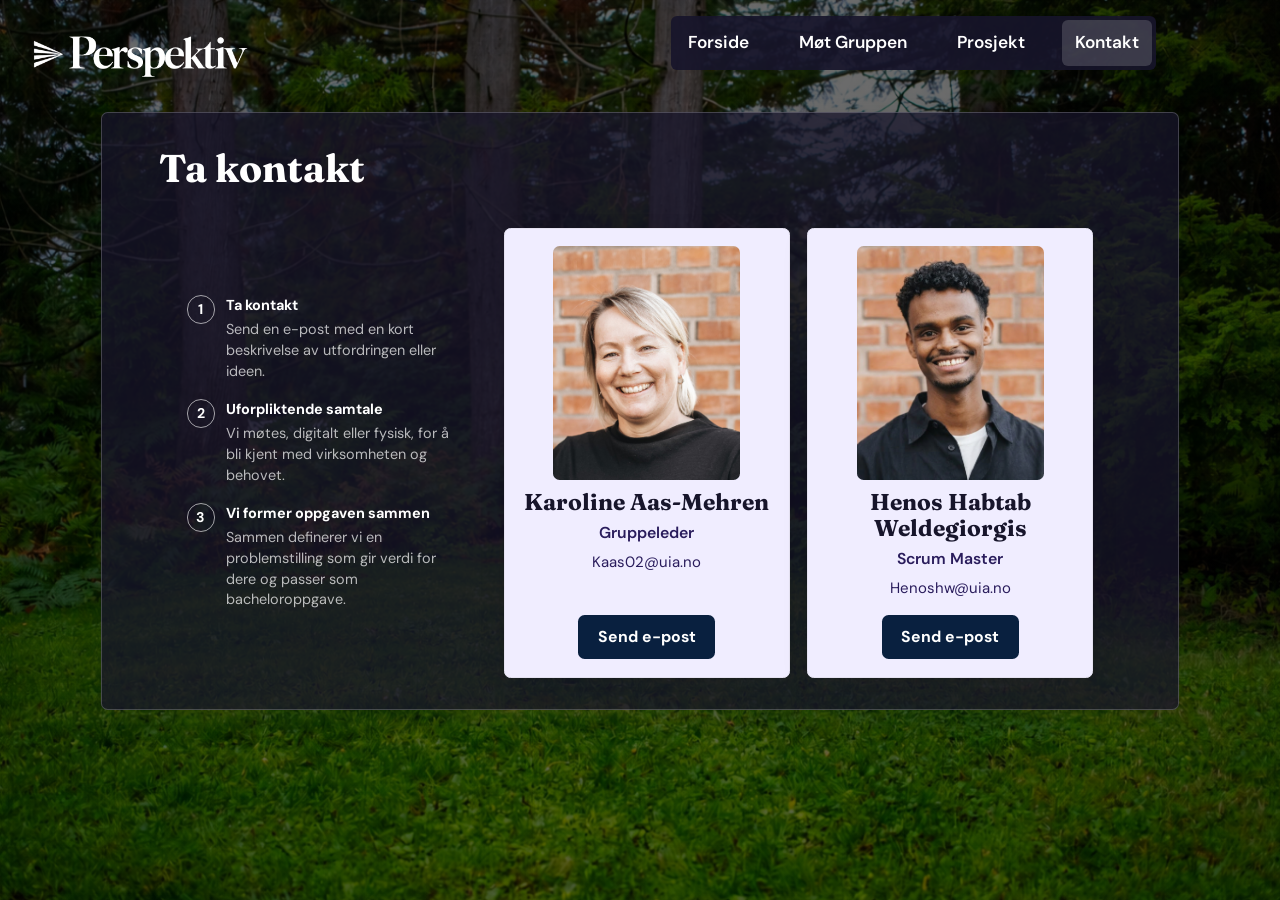
<file: kontakt.html>
<!DOCTYPE html>
<html lang="no">
<head>
  <meta charset="UTF-8" />
  <meta name="viewport" content="width=device-width, initial-scale=1.0" />
  <title>Ta kontakt – Gruppe 3 IS-310</title>
  <meta name="description" content="Ta kontakt med Gruppe 3 i IS-310 Prosjektgjennomføring." />
  <link rel="stylesheet" href="css/style.css" />
</head>
<body class="contact-page">
  <header class="site-header">
    <div class="container">
      <nav class="main-nav" aria-label="Hovednavigasjon">
        <details class="nav-menu" open>
          <summary>Meny</summary>
          <ul>
          <li><a href="index.html">Forside</a></li>
          <li><a href="møt-studentene.html">Møt Gruppen</a></li>
          <li><a href="prosjekt.html">Prosjekt</a></li>
          <li><a href="kontakt.html" class="active" aria-current="page">Kontakt</a></li>
          </ul>
        </details>
      </nav>
    </div>
  </header>

  <a class="fixed-logo" href="index.html" aria-label="Gå til forsiden">
    <img src="images/Logo/Logo.png" data-large-logo="images/Logo/Logo.png" data-small-logo="images/Logo/Perspektiv.png" alt="Perspektiv" />
  </a>

  <main class="contact-content">
    <div class="contact-card-zone">
      <section class="hero contact-hero">
        <div class="container">
          <h1>Ta kontakt</h1>
        </div>
      </section>

      <div class="contact-layout">
      <section class="contact-steps" aria-label="Slik kommer vi i gang">
        <ol>
          <li>
            <strong>Ta kontakt</strong>
            Send en e-post med en kort beskrivelse av utfordringen eller ideen.
          </li>
          <li>
            <strong>Uforpliktende samtale</strong>
            Vi møtes, digitalt eller fysisk, for å bli kjent med virksomheten og behovet.
          </li>
          <li>
            <strong>Vi former oppgaven sammen</strong>
            Sammen definerer vi en problemstilling som gir verdi for dere og passer som bacheloroppgave.
          </li>
        </ol>
      </section>

      <section class="contact-people" aria-label="Kontaktpersoner">
        <div class="contact-grid">
          <article class="contact-card">
            <img src="images/Karoline.jpg" alt="Karoline Aas-Mehren" />
            <h2>Karoline Aas-Mehren</h2>
            <p class="role">Gruppeleder</p>
            <p class="contact-email">Kaas02@uia.no</p>
            <a class="btn contact-btn" href="mailto:Kaas02@uia.no">Send e-post</a>
          </article>

          <article class="contact-card">
            <img src="images/Henoshw.jpg" alt="Henos Habtab Weldegiorgis" />
            <h2>Henos Habtab Weldegiorgis</h2>
            <p class="role">Scrum Master</p>
            <p class="contact-email">Henoshw@uia.no</p>
            <a class="btn contact-btn" href="mailto:Henoshw@uia.no">Send e-post</a>
          </article>
        </div>
      </section>
      </div>
    </div>
  </main>

  <script src="js/logo-scroll.js"></script>
</body>
</html>
</file>
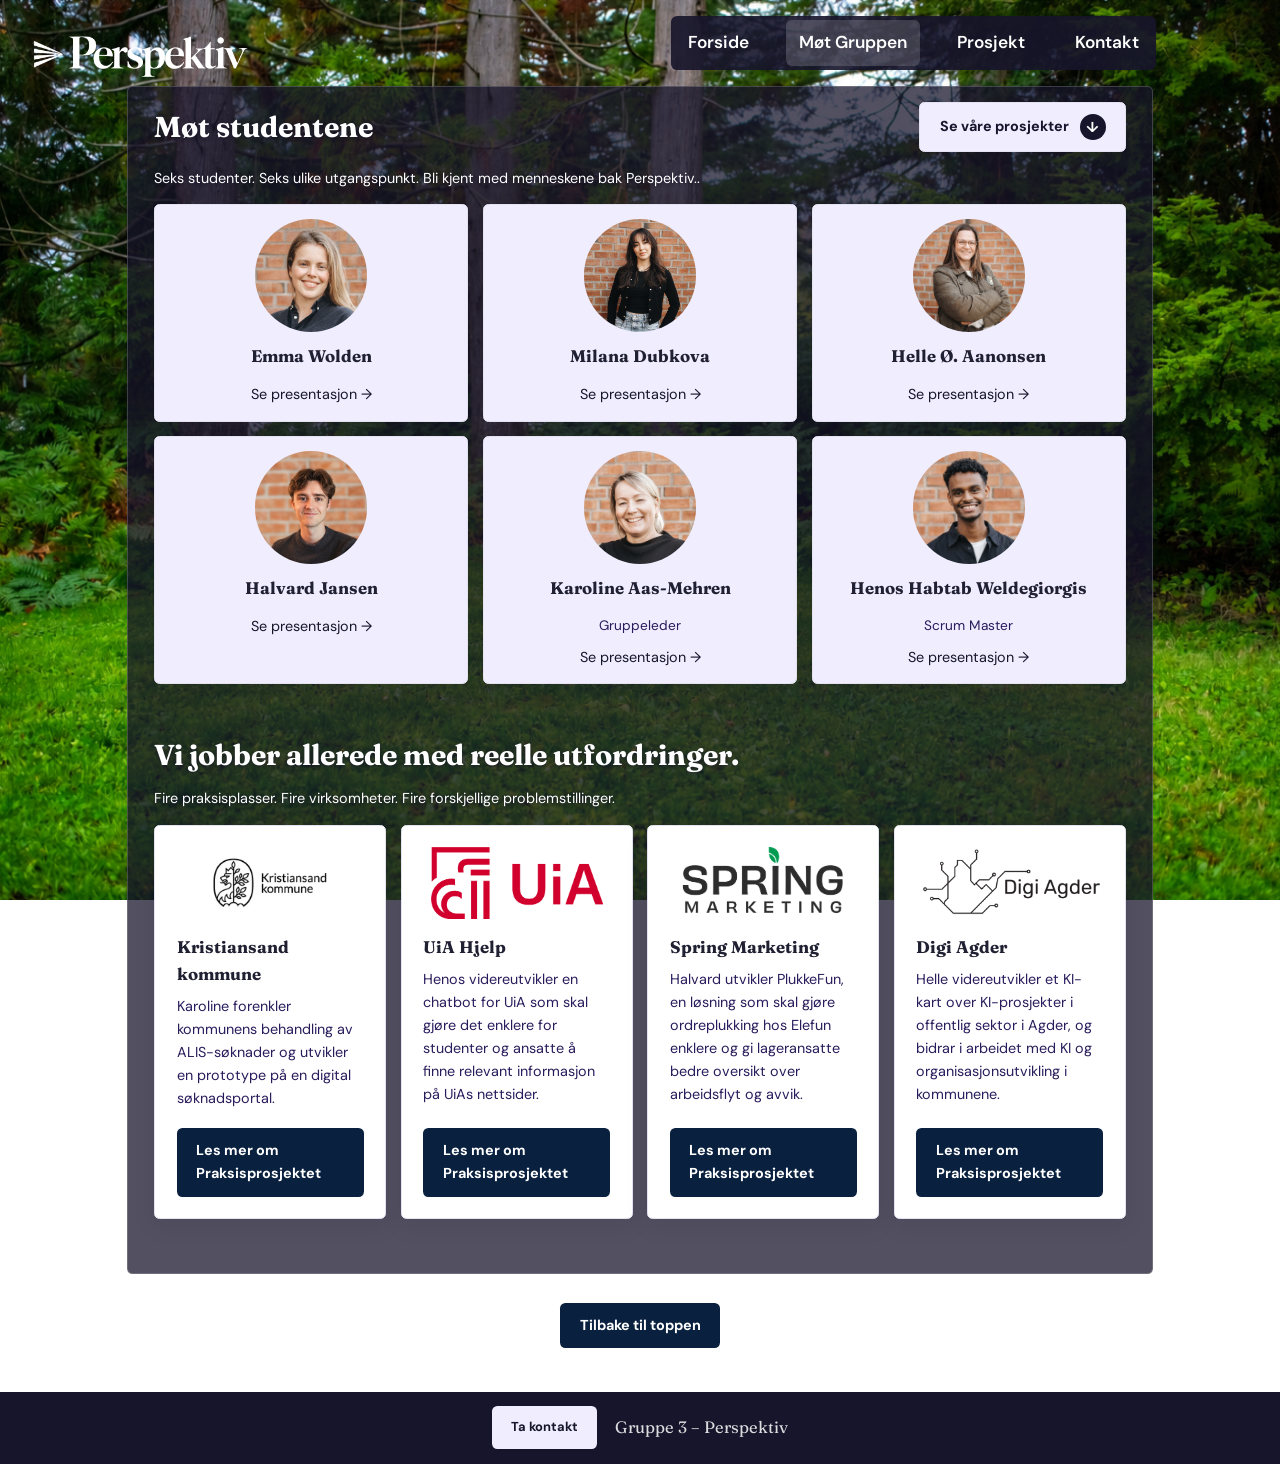
<file: møt-studentene.html>
<!DOCTYPE html>
<html lang="no">
<head>
  <meta charset="UTF-8" />
  <meta name="viewport" content="width=device-width, initial-scale=1.0" />
  <title>Ta kontakt – Gruppe 3 IS-310</title>
  <meta name="description" content="Ta kontakt med Gruppe 3 i IS-310 Prosjektgjennomføring." />
  <link rel="stylesheet" href="css/style.css" />
</head>
<body class="student-list-page">
  <header id="page-top" class="site-header">
    <div class="container">
      <nav class="main-nav" aria-label="Hovednavigasjon">
        <details class="nav-menu" open>
          <summary>Meny</summary>
        <ul>
          <li><a href="index.html">Forside</a></li>
          <li><a href="møt-studentene.html" class="active" aria-current="page">Møt Gruppen</a></li>
          <li><a href="prosjekt.html">Prosjekt</a></li>
          <li><a href="kontakt.html">Kontakt</a></li>
          </ul>
        </details>
      </nav>
    </div>
  </header>

  <a class="fixed-logo" href="index.html" aria-label="Gå til forsiden">
    <img src="images/Logo/Logo.png" data-large-logo="images/Logo/Logo.png" data-small-logo="images/Logo/Perspektiv.png" alt="Perspektiv" />
  </a>

  <main>
    
    <div class="student-content-zone">
    <section id="studentene" class="section container">
      <div class="student-list-header">
        <h2>Møt studentene</h2>
        <a class="btn home-values-cta" href="#home-practice-section">
          Se våre prosjekter
          <span class="home-values-cta-icon" aria-hidden="true">&darr;</span>
        </a>
      </div>
      <p>
        Seks studenter. Seks ulike utgangspunkt. Bli kjent med menneskene bak Perspektiv..
      </p>

      <div class="student-grid">
        <article class="card">
          <div class="avatar"><img src="images/EmmaV.png" alt="Portrett av Emma Wolden" /></div>
          <h3>Emma Wolden</h3>
          <p class="role"></p>
          <a href="studenter/student1.html" aria-label="Se presentasjon for Emma Wolden">Se presentasjon &rarr;</a>
        </article>

        <article class="card">
          <div class="avatar"><img src="images/Milana.jpg" alt="Portrett av Milana Dubkova" /></div>
          <h3>Milana Dubkova</h3>
          <p class="role"></p>
          
          <a href="studenter/student2.html" aria-label="Se presentasjon for Milana Dubkova">Se presentasjon &rarr;</a>
        </article>

        <article class="card">
          <div class="avatar">
            <img src="images/Helle.jpg" alt="Portrett av Helle Øvstedal Aanonsen" />
          </div>
          <h3>Helle Ø. Aanonsen</h3>
          <p class="role"></p>
          <a href="studenter/student3.html" aria-label="Se presentasjon for Helle Øvstedal Aanonsen">Se presentasjon &rarr;</a>
        </article>

        <article class="card">
          <div class="avatar"><img src="images/HalvardAIBildeSkalByttes.png" alt="Portrett av Halvard Jansen" /></div>
          <h3>Halvard Jansen</h3>
            <p class="role"></p>
          <a href="studenter/student4.html" aria-label="Se presentasjon for Halvard Jansen">Se presentasjon &rarr;</a>
        </article>

        <article class="card">
          <div class="avatar">
            <img src="images/Karoline.jpg" alt="Portrett av Karoline Aas-Mehren" />
          </div>
          <h3>Karoline Aas-Mehren</h3>
          <p class="role">Gruppeleder</p>
          <a href="studenter/student5.html" aria-label="Se presentasjon for Karoline Aas-Mehren">Se presentasjon &rarr;</a>
        </article>

        <article class="card">
          <div class="avatar"><img src="images/Henoshw.jpg" alt="Portrett av Henos Habtab Weldegiorgis" /></div>
          <h3>Henos Habtab Weldegiorgis</h3>
          <p class="role">Scrum Master</p>
          <a href="studenter/student6.html" aria-label="Se presentasjon for Henos Habtab Weldegiorgis">Se presentasjon &rarr;</a>
        </article>
      </div>
    </section>

    <section id="home-practice-section" class="section container practice-section">
      <h2>Vi jobber allerede med reelle utfordringer.</h2>
      <p>Fire praksisplasser. Fire virksomheter. Fire forskjellige problemstillinger.</p>

      <div class="practice-grid">
        <article class="practice-card">
          <div class="practice-logo">
            <img src="images/Logo/KRS Kommune Logo.png" alt="Kristiansand kommune-logo" />
          </div>
          <h3>Kristiansand kommune</h3>
          <p>
            Karoline forenkler kommunens behandling av ALIS-søknader og utvikler
            en prototype på en digital søknadsportal.
          </p>
          <a class="btn" href="https://praksis-i-kristiansand-kommune-f6avada4atbnemcf.germanywestcentral-01.azurewebsites.net/prosjekt" target="_blank" rel="noopener noreferrer">Les mer om Praksisprosjektet</a>
        </article>

        <article class="practice-card">
          <div class="practice-logo">
            <img src="images/Logo/Uia Logo.png" alt="UiA Hjelp-logo" />
          </div>
          <h3>UiA Hjelp</h3>
          <p>
            Henos videreutvikler en chatbot for UiA som skal gjøre det enklere
            for studenter og ansatte å finne relevant informasjon på UiAs
            nettsider.
          </p>
          <a class="btn" href="https://praksis-uiahtml.vercel.app/" target="_blank" rel="noopener noreferrer">Les mer om Praksisprosjektet</a>
        </article>

        <article class="practice-card">
          <div class="practice-logo">
            <img src="images/Logo/Spring Marketing logo.png" alt="Spring Marketing-logo" />
          </div>
          <h3>Spring Marketing</h3>
          <p>
            Halvard utvikler PlukkeFun, en løsning som skal gjøre ordreplukking
            hos Elefun enklere og gi lageransatte bedre oversikt over arbeidsflyt
            og avvik.
          </p>
          <a class="btn" href="https://haldvar.github.io/index.html" target="_blank" rel="noopener noreferrer">Les mer om Praksisprosjektet</a>
        </article>

        <article class="practice-card">
          <div class="practice-logo">
            <img src="images/Logo/logodigi.png" alt="Digi Agder-logo" />
          </div>
          <h3>Digi Agder</h3>
          <p>
            Helle videreutvikler et KI-kart over KI-prosjekter i offentlig
            sektor i Agder, og bidrar i arbeidet med KI og organisasjonsutvikling
            i kommunene.
          </p>
          <a class="btn" href="https://sites.google.com/view/digi-agder-praksis-2026/prosjektoppgave" target="_blank" rel="noopener noreferrer">Les mer om Praksisprosjektet</a>
        </article>
      </div>
    </section>

    </div>

    <div class="student-list-back-to-top">
      <a class="btn" href="#page-top">Tilbake til toppen</a>
    </div>


  <footer class="site-footer">
    <div class="container">
      <div class="footer-cta">
        <a class="btn" href="kontakt.html">Ta kontakt</a>
      </div>
      <p class="footer-brand">Gruppe 3 – Perspektiv</p>
    </div>
  </footer>
  <script src="js/logo-scroll.js"></script>
</body>
</html>
</file>
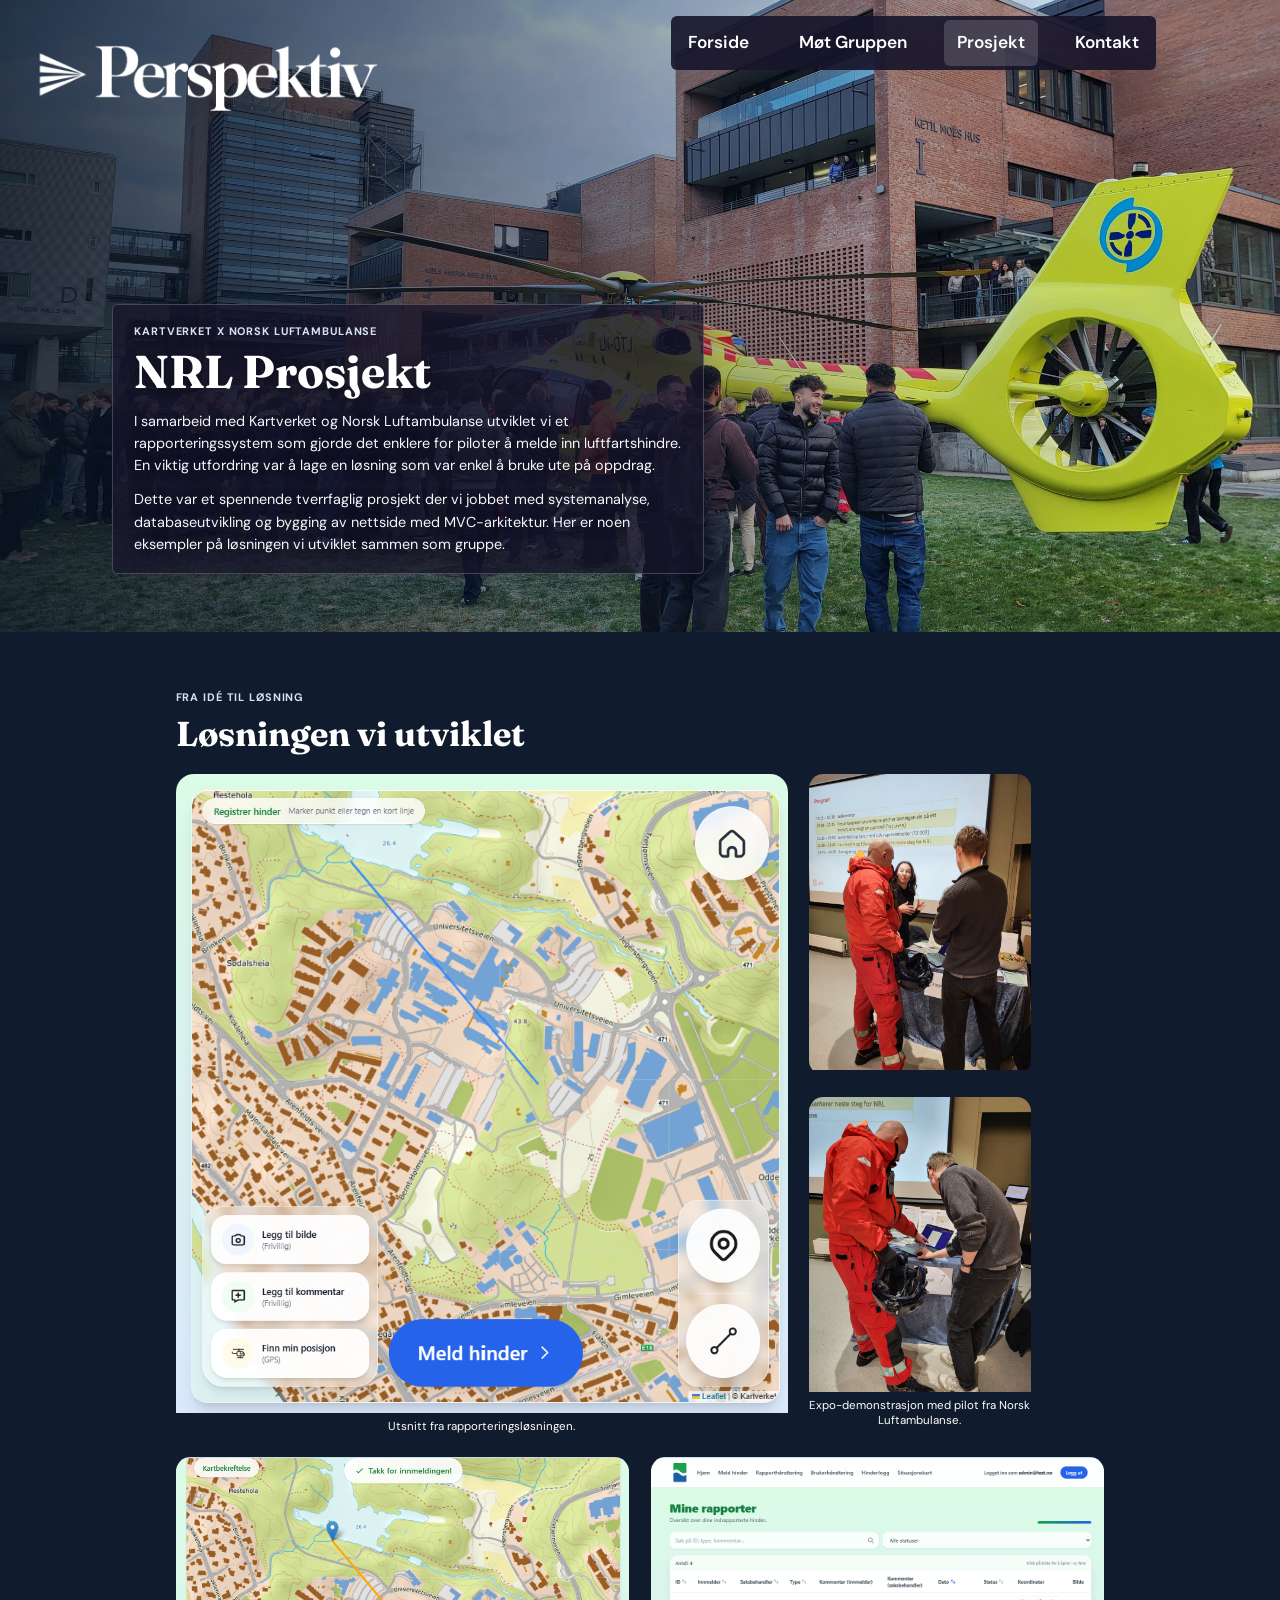
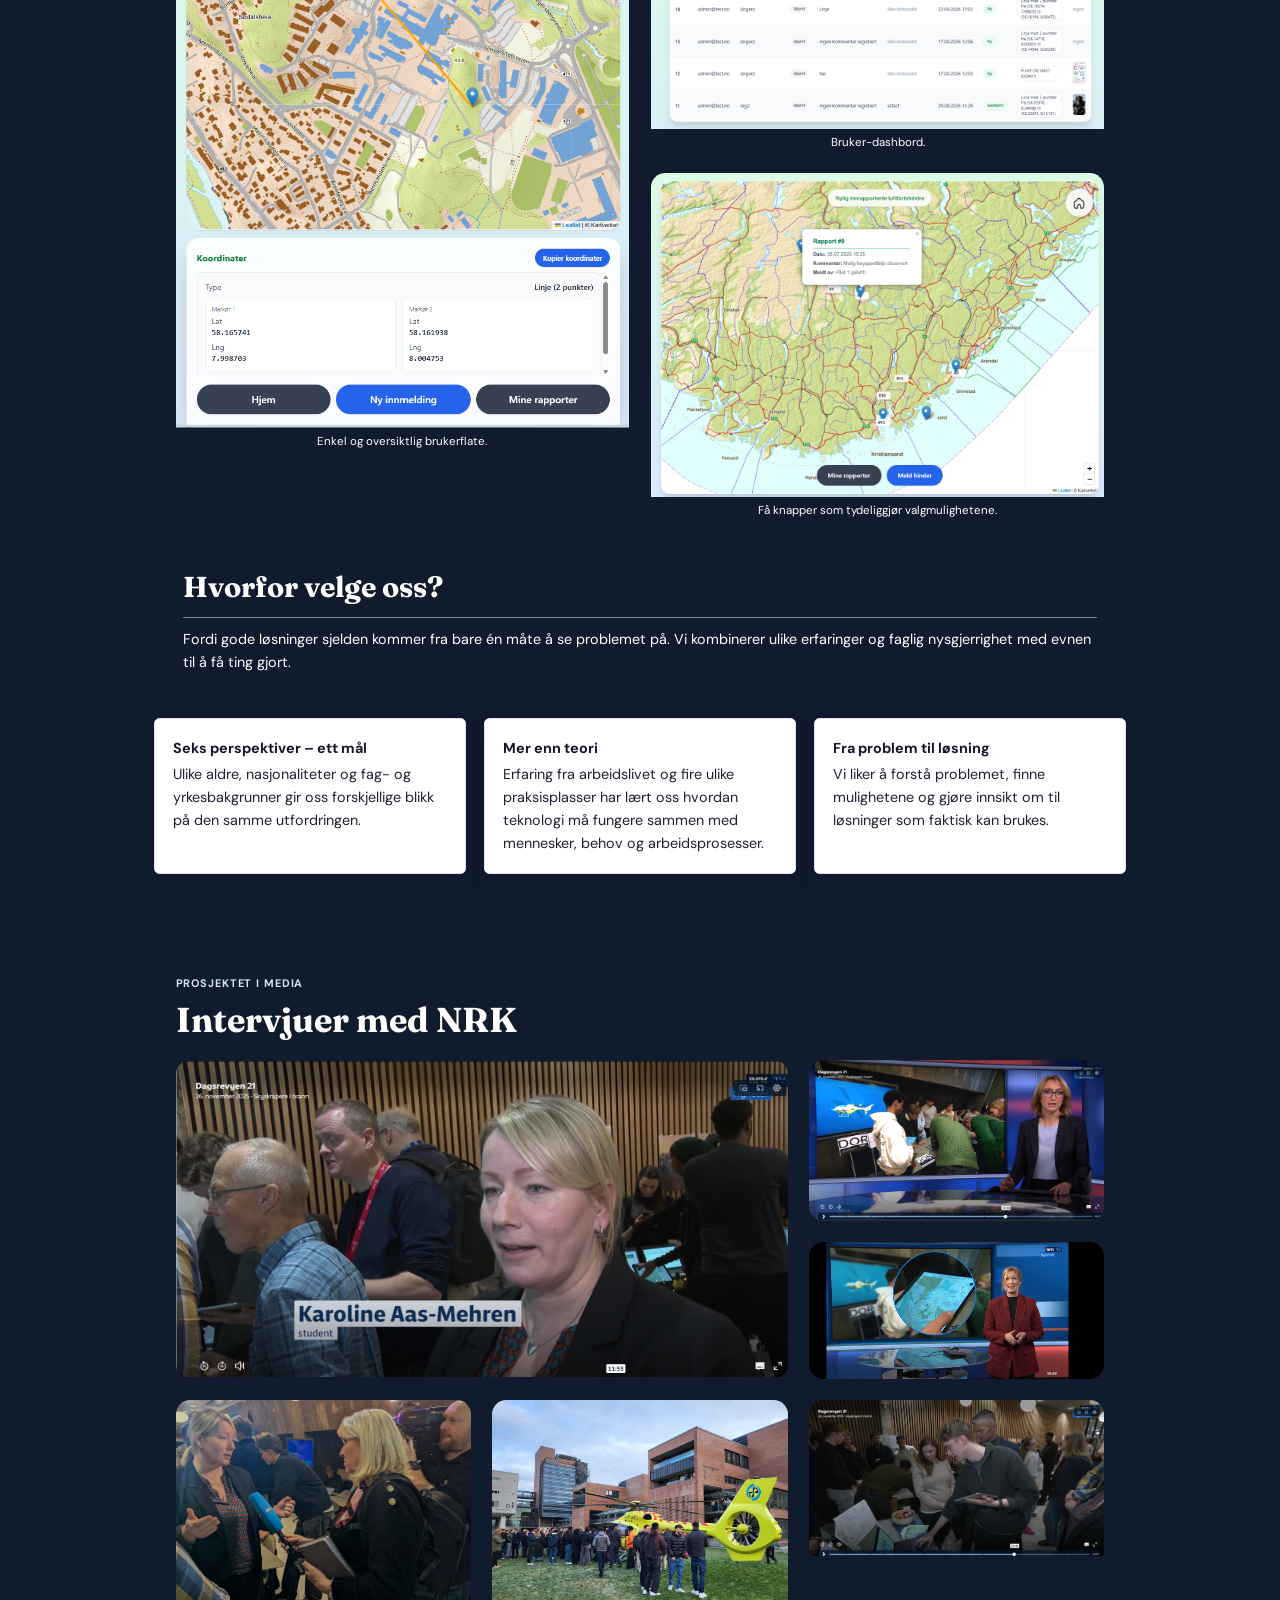
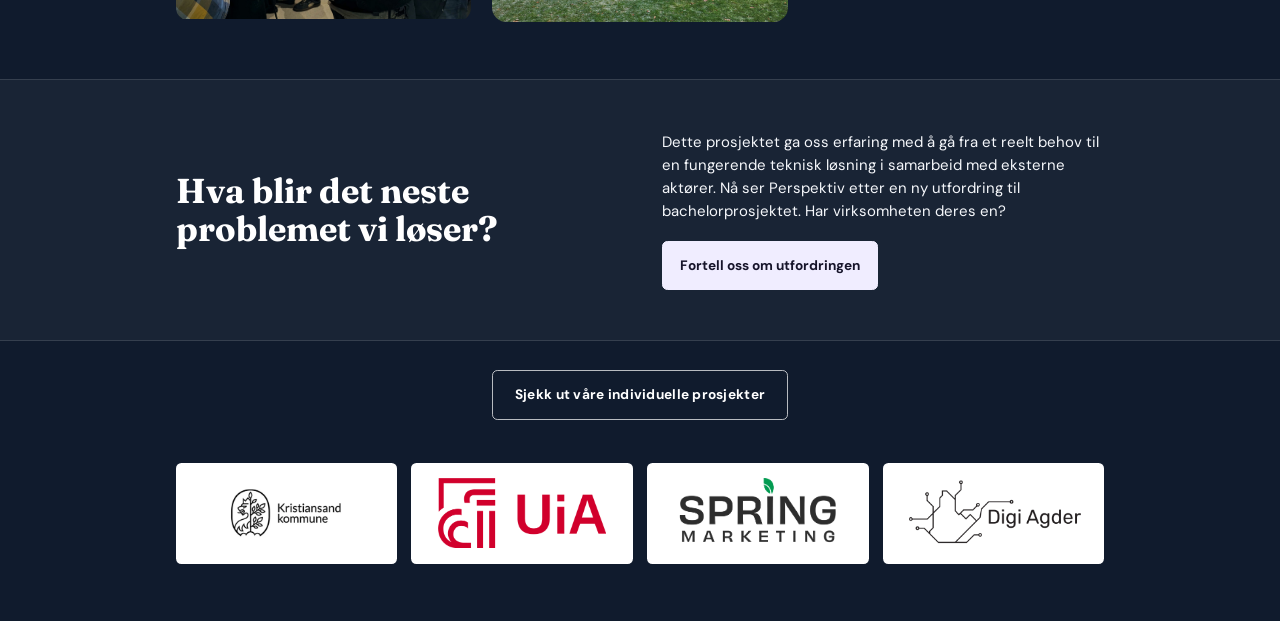
<file: prosjekt.html>
<!DOCTYPE html>
<html lang="no">
<head>
  <meta charset="UTF-8" />
  <meta name="viewport" content="width=device-width, initial-scale=1.0" />
  <title>Prosjekter – Gruppe 3 IS-310</title>
  <meta name="description" content="Prosjektet vårt i samarbeid med Kartverket og Norsk Luftambulanse." />
  <link rel="stylesheet" href="css/style.css" />
</head>
<body class="project-page">
  <header class="site-header">
    <div class="container">
      <nav class="main-nav" aria-label="Hovednavigasjon">
        <details class="nav-menu" open>
          <summary>Meny</summary>
        <ul>
          <li><a href="index.html">Forside</a></li>
          <li><a href="møt-studentene.html">Møt Gruppen</a></li>
          <li><a href="prosjekt.html" class="active" aria-current="page">Prosjekt</a></li>
          <li><a href="kontakt.html">Kontakt</a></li>
          </ul>
          
          
        </details>
      </nav>
    </div>
  </header>

  <a class="fixed-logo" href="index.html" aria-label="Gå til forsiden">
    <img src="images/Logo/Logo.png" data-large-logo="images/Logo/Logo.png" data-small-logo="images/Logo/Perspektiv.png" alt="Perspektiv" />
  </a>

  <main>
    <section class="project-hero">
      <div class="project-hero-overlay">
        <p class="project-kicker">Kartverket x Norsk Luftambulanse</p>
        <h1>NRL Prosjekt</h1>
        <div class="project-intro">
          <p>I samarbeid med Kartverket og Norsk Luftambulanse utviklet vi et rapporteringssystem som gjorde det enklere for piloter å melde inn luftfartshindre. En viktig utfordring var å lage en løsning som var enkel å bruke ute på oppdrag.</p>
          <p>Dette var et spennende tverrfaglig prosjekt der vi jobbet med systemanalyse, databaseutvikling og bygging av nettside med MVC-arkitektur. Her er noen eksempler på løsningen vi utviklet sammen som gruppe.</p>
        </div>
      </div>
    </section>

    <section class="project-section solution-section container" aria-labelledby="losning-title">
      <div class="project-section-heading">
        <p class="project-kicker">Fra idé til løsning</p>
        <h2 id="losning-title">Løsningen vi utviklet</h2>
      </div>
      <div class="solution-grid">
        <figure>
          <img src="images/NRL-Bilder/NRL%20Prosjekt/NRL1.png" alt="Utsnitt fra rapporteringsløsningen" />
          <figcaption>Utsnitt fra rapporteringsløsningen.</figcaption>
        </figure>
        <figure><img src="images/NRL-Bilder/Intervju%20Bilder/Interesse%20fra%20pilot1.jpg" alt="Pilot viser interesse for prosjektet" /></figure>
        <figure>
          <img src="images/NRL-Bilder/Intervju%20Bilder/Interesse%20fra%20pilot2.jpg" alt="Pilot ser på prosjektet" />
          <figcaption>Expo-demonstrasjon med pilot fra Norsk Luftambulanse.</figcaption>
        </figure>
        <figure>
          <img src="images/NRL-Bilder/NRL%20Prosjekt/NRL2.png" alt="Utsnitt fra prosjektets brukerflate" />
          <figcaption>Enkel og oversiktlig brukerflate.</figcaption>
        </figure>
        <figure>
          <img src="images/NRL-Bilder/NRL%20Prosjekt/NRL3.png" alt="Utsnitt fra løsningen vi utviklet" />
          <figcaption>Bruker-dashbord.</figcaption>
        </figure>
        <figure>
          <img src="images/NRL-Bilder/NRL%20Prosjekt/NRL4.png" alt="Utsnitt fra rapporteringssystemet" />
          <figcaption>Få knapper som tydeliggjør valgmulighetene.</figcaption>
        </figure>
      </div>
    </section>

    <section id="home-values-section" class="section container home-values-section">
      <div class="home-values-intro">
        <h2>Hvorfor velge oss?</h2>
        <p>
          Fordi gode løsninger sjelden kommer fra bare én måte å se problemet på. Vi kombinerer
          ulike erfaringer og faglig nysgjerrighet med evnen til å få ting gjort.
        </p>
      </div>

      <ul class="value-list">
        <li>
          <strong>Seks perspektiver – ett mål</strong>
          Ulike aldre, nasjonaliteter og fag- og yrkesbakgrunner gir oss forskjellige blikk på den samme utfordringen.
        </li>
        <li>
          <strong>Mer enn teori</strong>
          Erfaring fra arbeidslivet og fire ulike praksisplasser har lært oss hvordan teknologi må fungere sammen med mennesker, behov og arbeidsprosesser.
        </li>
        <li>
          <strong>Fra problem til løsning</strong>
          Vi liker å forstå problemet, finne mulighetene og gjøre innsikt om til løsninger som faktisk kan brukes.
        </li>
      </ul>
    </section>

    <section class="project-section project-news-section" aria-labelledby="news-title">
      <div class="container">
        <div class="project-section-heading">
          <p class="project-kicker">Prosjektet i media</p>
          <h2 id="news-title">Intervjuer med NRK</h2>
        </div>
      </div>
      <div class="news-collage" aria-label="Bilder fra NRK-intervjuer">
          <figure><img src="images/NRL-Bilder/Intervju%20Bilder/Intervju.jpg" alt="Intervju om prosjektet" /></figure>
          <figure><img src="images/NRL-Bilder/Intervju%20Bilder/LA%20ved%20campus.jpg" alt="Norsk Luftambulanse ved campus" /></figure>
          <figure><img src="images/NRL-Bilder/Intervju%20Bilder/NRKNyheter1.png" alt="Prosjektet i NRK Nyheter" /></figure>
          <figure><img src="images/NRL-Bilder/Intervju%20Bilder/NRKNyheter2.png" alt="Prosjektet omtalt i NRK" /></figure>
          <figure><img src="images/NRL-Bilder/Intervju%20Bilder/NRKNyheter3.png" alt="NRK-innslag om prosjektet" /></figure>
          <figure><img src="images/NRL-Bilder/Intervju%20Bilder/NRKsending.jpg" alt="Prosjektet på NRK-sending" /></figure>
      </div>
    </section>

    <section class="project-section project-next-section" aria-labelledby="next-project-title">
      <div class="container project-next-content">
        <div class="project-section-heading project-next-heading">
          <h2 id="next-project-title">Hva blir det neste problemet vi løser?</h2>
        </div>
        <div class="project-next-copy">
          <p>
            Dette prosjektet ga oss erfaring med å gå fra et reelt behov til en fungerende teknisk løsning i samarbeid med eksterne aktører.
            Nå ser Perspektiv etter en ny utfordring til bachelorprosjektet.
            Har virksomheten deres en?
          </p>
          <a class="btn" href="kontakt.html">Fortell oss om utfordringen</a>
        </div>
      </div>
    </section>

    <div class="project-cta">
      
      <a class="btn" href="møt-studentene.html#home-practice-section">Sjekk ut våre individuelle prosjekter</a>
    </div>

    <section class="project-practice-links" aria-label="Praksisbedrifter">
      <a href="https://praksis-i-kristiansand-kommune-f6avada4atbnemcf.germanywestcentral-01.azurewebsites.net/prosjekt" target="_blank" rel="noopener noreferrer" aria-label="Besøk Kristiansand kommune-prosjektet">
        <img src="images/Logo/KRS%20Kommune%20Logo.png" alt="Kristiansand kommune" />
      </a>
      <a href="https://praksis-uiahtml.vercel.app/" target="_blank" rel="noopener noreferrer" aria-label="Besøk UiA Hjelp-prosjektet">
        <img src="images/Logo/Uia%20Logo.png" alt="UiA Hjelp" />
      </a>
      <a href="https://haldvar.github.io/index.html" target="_blank" rel="noopener noreferrer" aria-label="Besøk Spring Marketing-prosjektet">
        <img src="images/Logo/Spring%20Marketing%20logo.png" alt="Spring Marketing" />
      </a>
      <a href="https://sites.google.com/view/digi-agder-praksis-2026/prosjektoppgave" target="_blank" rel="noopener noreferrer" aria-label="Besøk Digi Agder-prosjektet">
        <img src="images/Logo/logodigi.png" alt="Digi Agder" />
      </a>
    </section>
  </main>

  <script src="js/logo-scroll.js"></script>
</body>
</html>
</file>
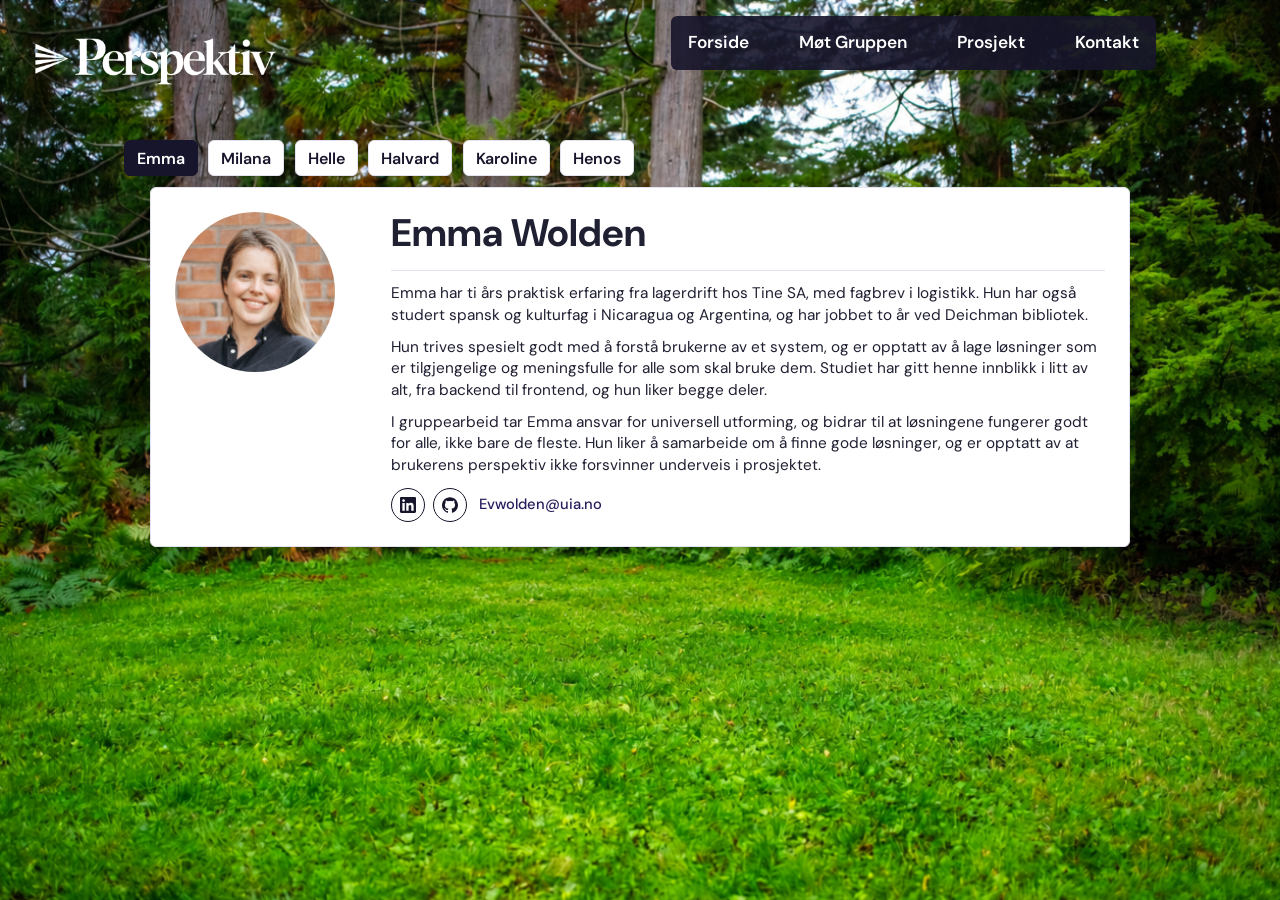
<file: studenter/student1.html>
<!DOCTYPE html>
<html lang="no">
<head>
  <meta charset="UTF-8" />
  <meta name="viewport" content="width=device-width, initial-scale=1.0" />
  <title>Emma – Gruppe 3 IS-310</title>
  <meta name="description" content="Presentasjon av Emma, medlem av Gruppe 3 i IS-310 Prosjektgjennomføring." />
  <link rel="stylesheet" href="../css/style.css" />
</head>
<body class="student-page">
  <header class="site-header">
    <div class="container">
      <nav class="main-nav" aria-label="Hovednavigasjon">
        <details class="nav-menu" open>
          <summary>Meny</summary>
          <ul>
          <li><a href="../index.html">Forside</a></li>
          <li><a href="../møt-studentene.html">Møt Gruppen</a></li>
          <li><a href="../prosjekt.html">Prosjekt</a></li>
          <li><a href="../kontakt.html">Kontakt</a></li>
         
          </ul>
        </details>
      </nav>
    </div>
  </header>

  <a class="fixed-logo" href="../index.html" aria-label="Gå til forsiden">
    <img src="../images/Logo/Logo.png" data-large-logo="../images/Logo/Logo.png" data-small-logo="../images/Logo/Perspektiv.png" alt="Perspektiv" />
  </a>

  <main>
    <nav class="student-page-nav container" aria-label="Velg student">
      <a href="student1.html" class="active" aria-current="page">Emma</a>
      <a href="student2.html">Milana</a>
      <a href="student3.html">Helle</a>
      <a href="student4.html">Halvard</a>
      <a href="student5.html">Karoline</a>
      <a href="student6.html">Henos</a>
    </nav>

    <section class="section container">
      <div class="profile">
        <div class="avatar">
          <img src="../images/EmmaV.png" alt="Portrett av Emma Wolden" />
        </div>
        <div>
          <h1>Emma Wolden</h1>
          <p class="role"></p>
         <p>
  Emma har ti års praktisk erfaring fra lagerdrift hos
  Tine SA, med fagbrev i logistikk. Hun har også studert spansk og kulturfag i
  Nicaragua og Argentina, og har jobbet to år ved Deichman bibliotek.
</p>
<p>
  Hun trives spesielt godt med å forstå brukerne av et system, og er opptatt
  av å lage løsninger som er tilgjengelige og meningsfulle for alle som skal
  bruke dem. Studiet har gitt henne innblikk i litt av alt, fra backend til
  frontend, og hun liker begge deler.
</p>
<p>
  I gruppearbeid tar Emma ansvar for universell utforming, og bidrar til at
  løsningene fungerer godt for alle, ikke bare de fleste. Hun liker å
  samarbeide om å finne gode løsninger, og er opptatt av at brukerens
  perspektiv ikke forsvinner underveis i prosjektet.
</p>
<div class="profile-links">
  <a href="https://www.linkedin.com/in/emma-viola-wolden-992302100" target="_blank" rel="noopener noreferrer" aria-label="Åpne Emmas LinkedIn-profil (åpnes i ny fane)" class="icon-link">
    <svg viewBox="0 0 24 24" aria-hidden="true"><path d="M20.447 20.452h-3.554v-5.569c0-1.328-.027-3.037-1.852-3.037-1.853 0-2.136 1.445-2.136 2.939v5.667H9.351V9h3.414v1.561h.046c.477-.9 1.637-1.85 3.37-1.85 3.601 0 4.267 2.37 4.267 5.455v6.286zM5.337 7.433c-1.144 0-2.063-.926-2.063-2.065 0-1.138.92-2.063 2.063-2.063 1.14 0 2.064.925 2.064 2.063 0 1.139-.925 2.065-2.064 2.065zm1.782 13.019H3.555V9h3.564v11.452zM22.225 0H1.771C.792 0 0 .774 0 1.729v20.542C0 23.227.792 24 1.771 24h20.451C23.2 24 24 23.227 24 22.271V1.729C24 .774 23.2 0 22.222 0h.003z"/></svg>
  </a>
  <a href="https://github.com/emma-wolden" target="_blank" rel="noopener noreferrer" aria-label="Åpne Emmas GitHub-profil (åpnes i ny fane)" class="icon-link">
    <svg viewBox="0 0 24 24" aria-hidden="true"><path d="M12 .297c-6.63 0-12 5.373-12 12 0 5.303 3.438 9.8 8.205 11.385.6.113.82-.258.82-.577 0-.285-.01-1.04-.015-2.04-3.338.724-4.042-1.61-4.042-1.61C4.422 18.07 3.633 17.7 3.633 17.7c-1.087-.744.084-.729.084-.729 1.205.084 1.838 1.236 1.838 1.236 1.07 1.835 2.809 1.305 3.495.998.108-.776.417-1.305.76-1.605-2.665-.3-5.466-1.332-5.466-5.93 0-1.31.465-2.38 1.235-3.22-.135-.303-.54-1.523.105-3.176 0 0 1.005-.322 3.3 1.23.96-.267 1.98-.399 3-.405 1.02.006 2.04.138 3 .405 2.28-1.552 3.285-1.23 3.285-1.23.645 1.653.24 2.873.12 3.176.765.84 1.23 1.91 1.23 3.22 0 4.61-2.805 5.625-5.475 5.92.42.36.81 1.096.81 2.22 0 1.606-.015 2.896-.015 3.286 0 .315.21.69.825.57C20.565 22.092 24 17.592 24 12.297c0-6.627-5.373-12-12-12"/></svg>
  </a>
    <a href="mailto:Evwolden@uia.no" class="mail-text">Evwolden@uia.no</a>
</div>
</div>
        </div>
      </div>

      
    </section>

  </main>

  <script src="../js/logo-scroll.js"></script>
</body>
</html>
</file>
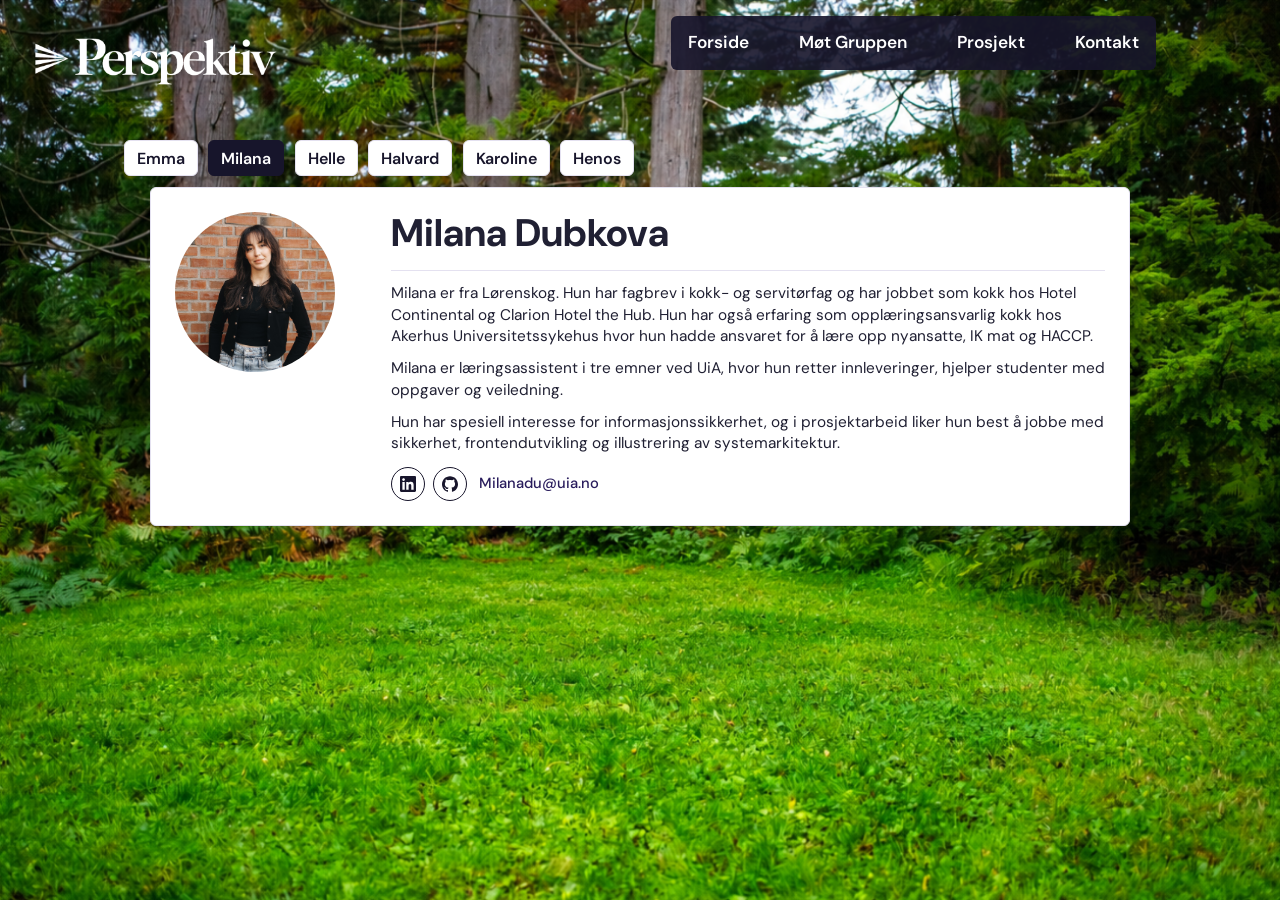
<file: studenter/student2.html>
<!DOCTYPE html>
<html lang="no">
<head>
  <meta charset="UTF-8" />
  <meta name="viewport" content="width=device-width, initial-scale=1.0" />
  <title>Milana – Gruppe 3 IS-310</title>
  <meta name="description" content="Presentasjon av Milana, medlem av Gruppe 3 i IS-310 Prosjektgjennomføring." />
  <link rel="stylesheet" href="../css/style.css" />
</head>
<body class="student-page">
  <header class="site-header">
    <div class="container">
      <nav class="main-nav" aria-label="Hovednavigasjon">
        <details class="nav-menu" open>
          <summary>Meny</summary>
          <ul>
          <li><a href="../index.html">Forside</a></li>
          <li><a href="../møt-studentene.html">Møt Gruppen</a></li>
          <li><a href="../prosjekt.html">Prosjekt</a></li>
          <li><a href="../kontakt.html">Kontakt</a></li>
         
          </ul>
        </details>
      </nav>
    </div>
  </header>

  <a class="fixed-logo" href="../index.html" aria-label="Gå til forsiden">
    <img src="../images/Logo/Logo.png" data-large-logo="../images/Logo/Logo.png" data-small-logo="../images/Logo/Perspektiv.png" alt="Perspektiv" />
  </a>

  <main>
    <nav class="student-page-nav container" aria-label="Velg student">
      <a href="student1.html">Emma</a>
      <a href="student2.html" class="active" aria-current="page">Milana</a>
      <a href="student3.html">Helle</a>
      <a href="student4.html">Halvard</a>
      <a href="student5.html">Karoline</a>
      <a href="student6.html">Henos</a>
    </nav>

    <section class="section container">
      <div class="profile">
        <div class="avatar">
          <img src="../images/Milana.jpg" alt="Portrett av Milana Dubkova" />
        </div>
        <div>
          <h1>Milana Dubkova</h1>
          <p class="role"></p>
          <p>
            Milana er fra Lørenskog. Hun har fagbrev i kokk- og servitørfag og har jobbet som kokk hos Hotel Continental 
            og Clarion Hotel the Hub. Hun har også erfaring som opplæringsansvarlig kokk hos Akerhus Universitetssykehus 
            hvor hun hadde ansvaret for å lære opp nyansatte, IK mat og HACCP.
          </p>
          <p>
            Milana er læringsassistent i tre emner ved UiA, hvor hun retter innleveringer, hjelper studenter med oppgaver og veiledning.
          </p>
          <p> 
            Hun har spesiell interesse for informasjonssikkerhet, og i prosjektarbeid liker hun best å jobbe med sikkerhet, 
            frontendutvikling og illustrering av systemarkitektur.
          </p>
          <div class="profile-links">
  <a href="https://www.linkedin.com/in/milana-dubkova-6155a0405" target="_blank" rel="noopener noreferrer" aria-label="Åpne Milanas LinkedIn-profil (åpnes i ny fane)" class="icon-link">
    <svg viewBox="0 0 24 24" aria-hidden="true"><path d="M20.447 20.452h-3.554v-5.569c0-1.328-.027-3.037-1.852-3.037-1.853 0-2.136 1.445-2.136 2.939v5.667H9.351V9h3.414v1.561h.046c.477-.9 1.637-1.85 3.37-1.85 3.601 0 4.267 2.37 4.267 5.455v6.286zM5.337 7.433c-1.144 0-2.063-.926-2.063-2.065 0-1.138.92-2.063 2.063-2.063 1.14 0 2.064.925 2.064 2.063 0 1.139-.925 2.065-2.064 2.065zm1.782 13.019H3.555V9h3.564v11.452zM22.225 0H1.771C.792 0 0 .774 0 1.729v20.542C0 23.227.792 24 1.771 24h20.451C23.2 24 24 23.227 24 22.271V1.729C24 .774 23.2 0 22.222 0h.003z"/></svg>
  </a>
  <a href="https://github.com/milanadu" target="_blank" rel="noopener noreferrer" aria-label="Åpne Milanas GitHub-profil (åpnes i ny fane)" class="icon-link">
    <svg viewBox="0 0 24 24" aria-hidden="true"><path d="M12 .297c-6.63 0-12 5.373-12 12 0 5.303 3.438 9.8 8.205 11.385.6.113.82-.258.82-.577 0-.285-.01-1.04-.015-2.04-3.338.724-4.042-1.61-4.042-1.61C4.422 18.07 3.633 17.7 3.633 17.7c-1.087-.744.084-.729.084-.729 1.205.084 1.838 1.236 1.838 1.236 1.07 1.835 2.809 1.305 3.495.998.108-.776.417-1.305.76-1.605-2.665-.3-5.466-1.332-5.466-5.93 0-1.31.465-2.38 1.235-3.22-.135-.303-.54-1.523.105-3.176 0 0 1.005-.322 3.3 1.23.96-.267 1.98-.399 3-.405 1.02.006 2.04.138 3 .405 2.28-1.552 3.285-1.23 3.285-1.23.645 1.653.24 2.873.12 3.176.765.84 1.23 1.91 1.23 3.22 0 4.61-2.805 5.625-5.475 5.92.42.36.81 1.096.81 2.22 0 1.606-.015 2.896-.015 3.286 0 .315.21.69.825.57C20.565 22.092 24 17.592 24 12.297c0-6.627-5.373-12-12-12"/></svg>
  </a>
    <a href="mailto:Milanadu@uia.no" class="mail-text">Milanadu@uia.no</a>
</div>
          

   
    </section>

  </main>

  <script src="../js/logo-scroll.js"></script>
</body>
</html>
</file>
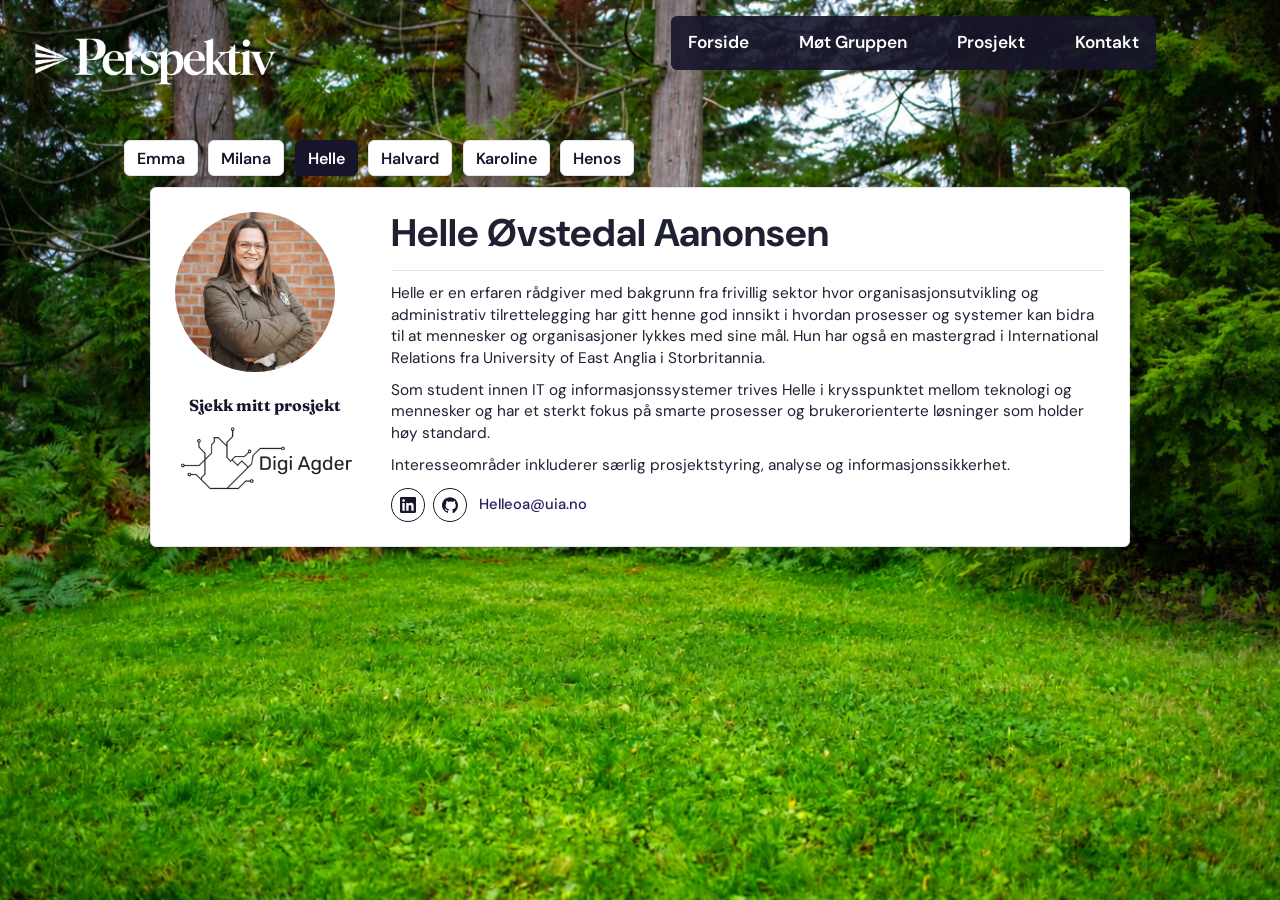
<file: studenter/student3.html>
<!DOCTYPE html>
<html lang="no">
<head>
  <meta charset="UTF-8" />
  <meta name="viewport" content="width=device-width, initial-scale=1.0" />
  <title>Helle – Gruppe 3 IS-310</title>
  <meta name="description" content="Presentasjon av Helle, medlem av Gruppe 3 i IS-310 Prosjektgjennomføring." />
  <link rel="stylesheet" href="../css/style.css" />
</head>
<body class="student-page">
  <header class="site-header">
    <div class="container">
      <nav class="main-nav" aria-label="Hovednavigasjon">
        <details class="nav-menu" open>
          <summary>Meny</summary>
          <ul>
          <li><a href="../index.html">Forside</a></li>
          <li><a href="../møt-studentene.html">Møt Gruppen</a></li>
          <li><a href="../prosjekt.html">Prosjekt</a></li>
          <li><a href="../kontakt.html">Kontakt</a></li>
         
          </ul>
        </details>
      </nav>
    </div>
  </header>

  <a class="fixed-logo" href="../index.html" aria-label="Gå til forsiden">
    <img src="../images/Logo/Logo.png" data-large-logo="../images/Logo/Logo.png" data-small-logo="../images/Logo/Perspektiv.png" alt="Perspektiv" />
  </a>

  <main>
    <nav class="student-page-nav container" aria-label="Velg student">
      <a href="student1.html">Emma</a>
      <a href="student2.html">Milana</a>
      <a href="student3.html" class="active" aria-current="page">Helle</a>
      <a href="student4.html">Halvard</a>
      <a href="student5.html">Karoline</a>
      <a href="student6.html">Henos</a>
    </nav>

    <section class="section container">
      <div class="profile">
        <div class="profile-sidebar">
          <div class="avatar">
          <img src="../images/Helle.jpg" alt="Portrett av Helle Øvstedal Aanonsen" />
          </div>
          <div class="student-project">
            <h2>Sjekk mitt prosjekt</h2>
            <a href="https://sites.google.com/view/digi-agder-praksis-2026/prosjektoppgave" target="_blank" rel="noopener noreferrer" aria-label="Besøk Digi Agder-prosjektet">
              <img src="../images/Logo/logodigi.png" alt="Digi Agder" />
            </a>
          </div>
        </div>
        <div>
          <h1>Helle Øvstedal Aanonsen</h1>
          <p class="role"></p>
          <p>
            Helle er en erfaren rådgiver med bakgrunn fra frivillig sektor hvor organisasjonsutvikling og administrativ 
            tilrettelegging har gitt henne god innsikt i hvordan prosesser og systemer kan bidra til at mennesker og organisasjoner lykkes med sine mål. 
            Hun har også en mastergrad i International Relations fra University of East Anglia i Storbritannia.
          </p>
          <p>
            Som student innen IT og informasjonssystemer trives Helle i krysspunktet mellom teknologi og mennesker og har et sterkt fokus på smarte prosesser 
            og brukerorienterte løsninger som holder høy standard. 
            </p>
          <p>
            Interesseområder inkluderer særlig prosjektstyring, analyse og informasjonssikkerhet.
          </p>
          <div class="profile-links">
            <a href="https://www.linkedin.com/in/helle-aanonsen/" target="_blank" rel="noopener noreferrer" aria-label="Åpne Helles LinkedIn-profil (åpnes i ny fane)" class="icon-link">
              <svg viewBox="0 0 24 24" aria-hidden="true"><path d="M20.447 20.452h-3.554v-5.569c0-1.328-.027-3.037-1.852-3.037-1.853 0-2.136 1.445-2.136 2.939v5.667H9.351V9h3.414v1.561h.046c.477-.9 1.637-1.85 3.37-1.85 3.601 0 4.267 2.37 4.267 5.455v6.286zM5.337 7.433c-1.144 0-2.063-.926-2.063-2.065 0-1.138.92-2.063 2.063-2.063 1.14 0 2.064.925 2.064 2.063 0 1.139-.925 2.065-2.064 2.065zm1.782 13.019H3.555V9h3.564v11.452zM22.225 0H1.771C.792 0 0 .774 0 1.729v20.542C0 23.227.792 24 1.771 24h20.451C23.2 24 24 23.227 24 22.271V1.729C24 .774 23.2 0 22.222 0h.003z"/></svg>
            </a>
            <a href="https://github.com/aanonho" target="_blank" rel="noopener noreferrer" aria-label="Åpne Helles GitHub-profil (åpnes i ny fane)" class="icon-link">
              <svg viewBox="0 0 24 24" aria-hidden="true"><path d="M12 .297c-6.63 0-12 5.373-12 12 0 5.303 3.438 9.8 8.205 11.385.6.113.82-.258.82-.577 0-.285-.01-1.04-.015-2.04-3.338.724-4.042-1.61-4.042-1.61C4.422 18.07 3.633 17.7 3.633 17.7c-1.087-.744.084-.729 1.205.084 1.205.084 1.838 1.236 1.838 1.236 1.07 1.835 2.809 1.305 3.495.998.108-.776.417-1.305.76-1.605-2.665-.3-5.466-1.332-5.466-5.93 0-1.31.465-2.38 1.235-3.22-.135-.303-.54-1.523.105-3.176 0 0 1.005-.322 3.3 1.23.96-.267 1.98-.399 3-.405 1.02.006 2.04.138 3 .405 2.28-1.552 3.285-1.23 3.285-1.23.645 1.653.24 2.873.12 3.176.765.84 1.23 1.91 1.23 3.22 0 4.61-2.805 5.625-5.475 5.92.42.36.81 1.096.81 2.22 0 1.606-.015 2.896-.015 3.286 0 .315.21.69.825.57C20.565 22.092 24 17.592 24 12.297c0-6.627-5.373-12-12-12"/></svg>
            </a>
            <a href="mailto:Helleoa@uia.no" class="mail-text">Helleoa@uia.no</a>
          </div>
        </div>
      </div>

      
    </section>

  </main>

  <script src="../js/logo-scroll.js"></script>
</body>
</html>
</file>
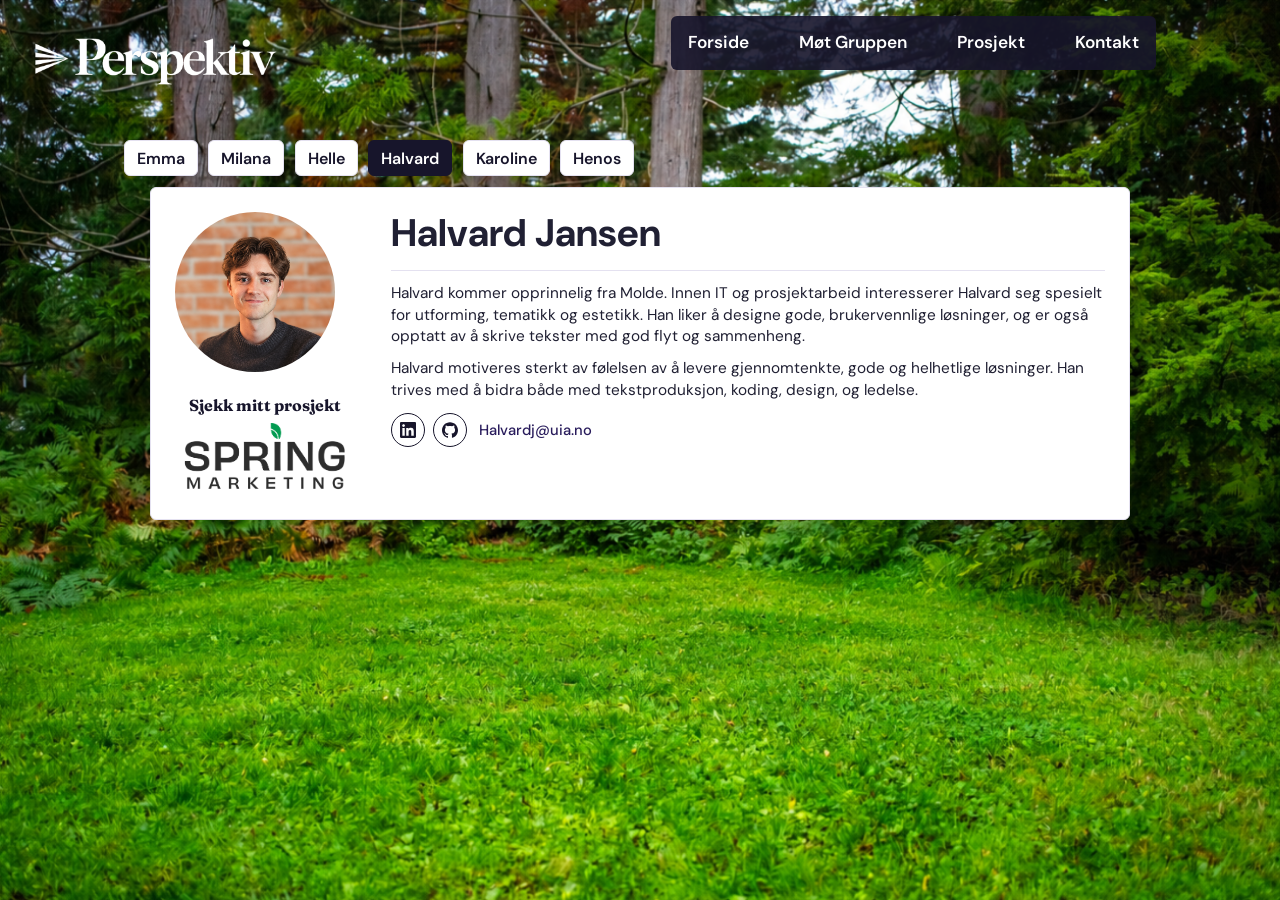
<file: studenter/student4.html>
<!DOCTYPE html>
<html lang="no">
<head>
  <meta charset="UTF-8" />
  <meta name="viewport" content="width=device-width, initial-scale=1.0" />
  <title>Halvard – Gruppe 3 IS-310</title>
  <meta name="description" content="Presentasjon av Halvard, medlem av Gruppe 3 i IS-310 Prosjektgjennomføring." />
  <link rel="stylesheet" href="../css/style.css" />
</head>
<body class="student-page">
  <header class="site-header">
    <div class="container">
      <nav class="main-nav" aria-label="Hovednavigasjon">
        <details class="nav-menu" open>
          <summary>Meny</summary>
          <ul>
          <li><a href="../index.html">Forside</a></li>
          <li><a href="../møt-studentene.html">Møt Gruppen</a></li>
          <li><a href="../prosjekt.html">Prosjekt</a></li>
          <li><a href="../kontakt.html">Kontakt</a></li>
         
          </ul>
        </details>
      </nav>
    </div>
  </header>

  <a class="fixed-logo" href="../index.html" aria-label="Gå til forsiden">
    <img src="../images/Logo/Logo.png" data-large-logo="../images/Logo/Logo.png" data-small-logo="../images/Logo/Perspektiv.png" alt="Perspektiv" />
  </a>

  <main>
    <nav class="student-page-nav container" aria-label="Velg student">
      <a href="student1.html">Emma</a>
      <a href="student2.html">Milana</a>
      <a href="student3.html">Helle</a>
      <a href="student4.html" class="active" aria-current="page">Halvard</a>
      <a href="student5.html">Karoline</a>
      <a href="student6.html">Henos</a>
    </nav>

    <section class="section container">
      <div class="profile">
        <div class="profile-sidebar">
          <div class="avatar">
          <img src="../images/HalvardAIBildeSkalByttes.png" alt="Portrett av Halvard Jansen" />
          </div>
          <div class="student-project">
            <h2>Sjekk mitt prosjekt</h2>
            <a href="https://haldvar.github.io/index.html" target="_blank" rel="noopener noreferrer" aria-label="Besøk Spring Marketing-prosjektet">
              <img src="../images/Logo/Spring%20Marketing%20logo.png" alt="Spring Marketing" />
            </a>
          </div>
        </div>
        <div>
          <h1>Halvard Jansen</h1>
          <p class="role"></p>
          <p>
            Halvard kommer opprinnelig fra Molde.
            Innen IT og prosjektarbeid interesserer Halvard seg spesielt for utforming, tematikk og estetikk. Han liker å designe gode, brukervennlige løsninger, og er også opptatt av å skrive tekster med god flyt og sammenheng.
            </p>
          <p>
            Halvard motiveres sterkt av følelsen av å levere gjennomtenkte, gode og helhetlige løsninger. Han trives med å bidra både med tekstproduksjon, koding, design, og ledelse.
          </p>
          <p>            
            
          </p>
          <div class="profile-links">
            <a href="https://www.linkedin.com/in/halvard-jansen-b4922420b/" target="_blank" rel="noopener noreferrer" aria-label="Åpne Halvards LinkedIn-profil (åpnes i ny fane)" class="icon-link">
              <svg viewBox="0 0 24 24" aria-hidden="true"><path d="M20.447 20.452h-3.554v-5.569c0-1.328-.027-3.037-1.852-3.037-1.853 0-2.136 1.445-2.136 2.939v5.667H9.351V9h3.414v1.561h.046c.477-.9 1.8-1.775 3.602-1.775 3.568 0 4.228 2.34 4.228 5.388v6.287zM5.337 7.433c-1.144 0-2.063-.926-2.063-2.065 0-1.138.92-2.063 2.063-2.063 1.14 0 2.064.925 2.064 2.063 0 1.139-.925 2.065-2.064 2.065zm1.782 13.019H3.555V9h3.564v11.452zM22.225 0H1.771C.792 0 0 .774 0 1.729v20.542C0 23.227.792 24 1.771 24h20.451C23.2 24 24 23.227 24 22.271V1.729C24 .774 23.2 0 22.225 0z"></path></svg>
            </a>
            <a href="https://github.com/haldvar" target="_blank" rel="noopener noreferrer" aria-label="Åpne Halvards GitHub-profil (åpnes i ny fane)" class="icon-link">
              <svg viewBox="0 0 24 24" aria-hidden="true"><path d="M12 .297c-6.63 0-12 5.373-12 12 0 5.303 3.438 9.8 8.205 11.385.6.113.82-.258.82-.577 0-.285-.01-1.04-.015-2.04-3.338.724-4.042-1.61-4.042-1.61C4.422 18.07 3.633 17.7 3.633 17.7c-1.087-.744.084-.729.084-.729 1.205.084 1.838 1.236 1.838 1.236 1.07 1.835 2.809 1.305 3.495.998.108-.776.417-1.305.76-1.605-2.665-.3-5.466-1.332-5.466-5.93 0-1.31.465-2.38 1.235-3.22-.135-.303-.54-1.523.105-3.176 0 0 1.005-.322 3.3 1.23.96-.267 1.98-.399 3-.405 1.02.006 2.04.138 3 .405 2.28-1.552 3.285-1.23 3.285-1.23.645 1.653.24 2.873.12 3.176.765.84 1.23 1.91 1.23 3.22 0 4.61-2.805 5.625-5.475 5.92.42.36.81 1.096.81 2.22 0 1.605-.015 2.896-.015 3.286 0 .315.21.69.825.57C20.565 22.092 24 17.592 24 12.297c0-6.627-5.373-12-12-12"></path></svg>
            </a>
            <a href="mailto:Halvardj@uia.no" class="mail-text">Halvardj@uia.no</a>
          </div>
        </div>
      </div>

     
    </section>

  </main>

  <script src="../js/logo-scroll.js"></script>
</body>
</html>
</file>
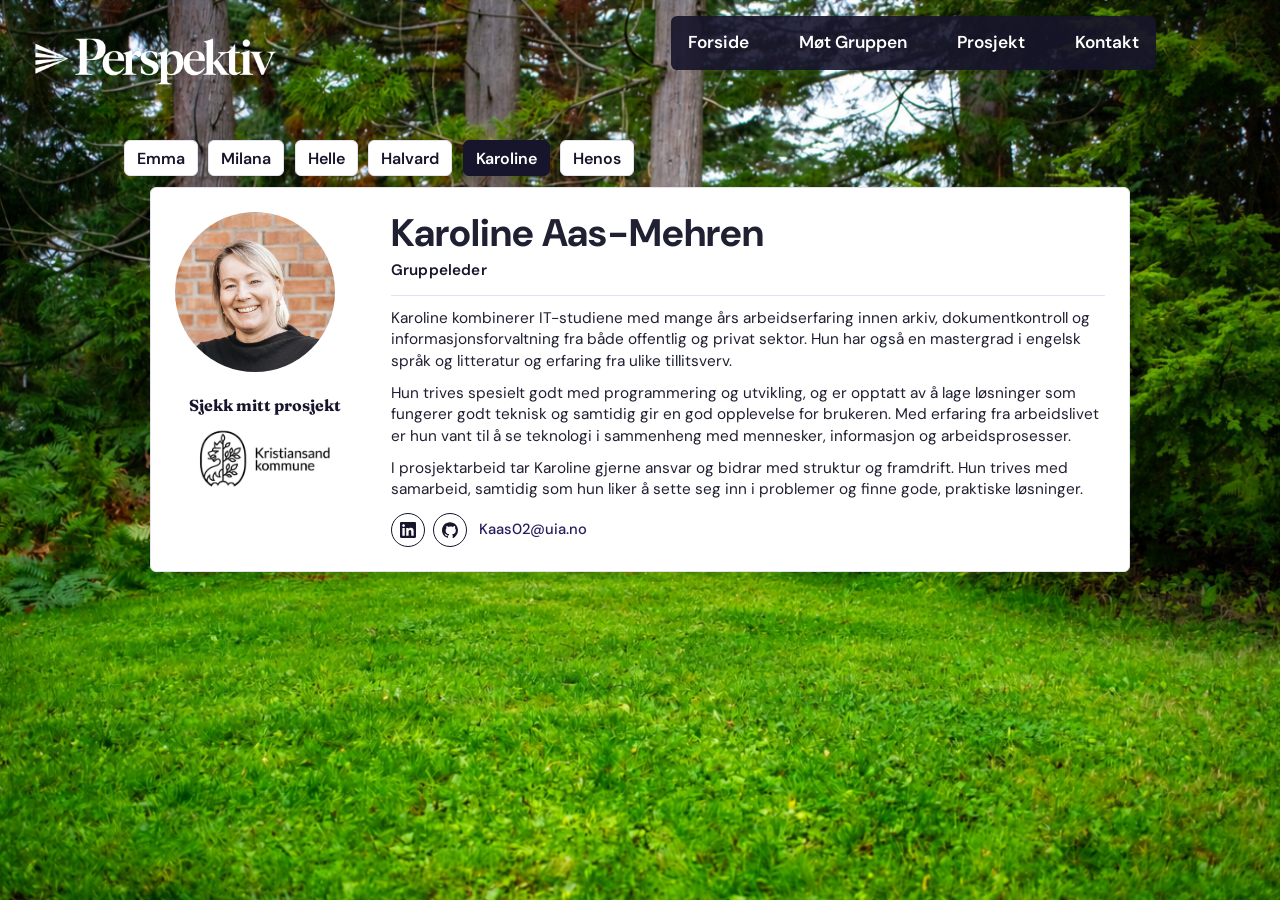
<file: studenter/student5.html>
<!DOCTYPE html>
<html lang="no">
<head>
  <meta charset="UTF-8" />
  <meta name="viewport" content="width=device-width, initial-scale=1.0" />
  <title>Karoline – Gruppe 3 IS-310</title>
  <meta name="description" content="Presentasjon av Karoline, medlem av Gruppe 3 i IS-310 Prosjektgjennomføring." />
  <link rel="stylesheet" href="../css/style.css" />
</head>
<body class="student-page">
  <header class="site-header">
    <div class="container">
      <nav class="main-nav" aria-label="Hovednavigasjon">
        <details class="nav-menu" open>
          <summary>Meny</summary>
          <ul>
          <li><a href="../index.html">Forside</a></li>
          <li><a href="../møt-studentene.html">Møt Gruppen</a></li>
          <li><a href="../prosjekt.html">Prosjekt</a></li>
          <li><a href="../kontakt.html">Kontakt</a></li>
         
          </ul>
        </details>
      </nav>
    </div>
  </header>

  <a class="fixed-logo" href="../index.html" aria-label="Gå til forsiden">
    <img src="../images/Logo/Logo.png" data-large-logo="../images/Logo/Logo.png" data-small-logo="../images/Logo/Perspektiv.png" alt="Perspektiv" />
  </a>

  <main>
    <nav class="student-page-nav container" aria-label="Velg student">
      <a href="student1.html">Emma</a>
      <a href="student2.html">Milana</a>
      <a href="student3.html">Helle</a>
      <a href="student4.html">Halvard</a>
      <a href="student5.html" class="active" aria-current="page">Karoline</a>
      <a href="student6.html">Henos</a>
    </nav>

    <section class="section container">
      <div class="profile">
        <div class="profile-sidebar">
          <div class="avatar">
          <img src="../images/Karoline.jpg" alt="Portrett av Karoline Aas-Mehren" />
          </div>
          <div class="student-project">
            <h2>Sjekk mitt prosjekt</h2>
            <a href="https://praksis-i-kristiansand-kommune-f6avada4atbnemcf.germanywestcentral-01.azurewebsites.net/prosjekt" target="_blank" rel="noopener noreferrer" aria-label="Besøk Kristiansand kommune-prosjektet">
              <img class="krs-project-logo" src="../images/Logo/KRS%20Kommune%20Logo.png" alt="Kristiansand kommune" />
            </a>
          </div>
        </div>
        <div>
          <h1>Karoline Aas-Mehren</h1>
          <p class="role">Gruppeleder</p>
          <p>
           Karoline kombinerer IT-studiene med mange års arbeidserfaring innen arkiv, 
           dokumentkontroll og informasjonsforvaltning fra både offentlig og privat sektor. 
           Hun har også en mastergrad i engelsk språk og litteratur
            og erfaring fra ulike tillitsverv.
            </p>
          <p>
            Hun trives spesielt godt med programmering og utvikling, og er opptatt av å 
            lage løsninger som fungerer godt teknisk og samtidig gir en god opplevelse for
             brukeren. Med erfaring fra arbeidslivet er hun vant til å se teknologi i
             sammenheng med mennesker, informasjon og arbeidsprosesser.
          </p>
          <p>
            I prosjektarbeid tar Karoline gjerne ansvar og bidrar med struktur og 
            framdrift. Hun trives med samarbeid, samtidig som hun liker å sette seg
             inn i problemer og finne gode, praktiske løsninger.
          </p>
          
          <div class="profile-links">
            <a href="https://www.linkedin.com/in/karoline-aas-mehren-ab8b7915/" target="_blank" rel="noopener noreferrer" aria-label="Åpne Karolines LinkedIn-profil (åpnes i ny fane)" class="icon-link">
              <svg viewBox="0 0 24 24" aria-hidden="true"><path d="M20.447 20.452h-3.554v-5.569c0-1.328-.027-3.037-1.852-3.037-1.853 0-2.136 1.445-2.136 2.939v5.667H9.351V9h3.414v1.561h.046c.477-.9 1.637-1.85 3.37-1.85 3.601 0 4.267 2.37 4.267 5.455v6.286zM5.337 7.433c-1.144 0-2.063-.926-2.063-2.065 0-1.138.92-2.063 2.063-2.063 1.14 0 2.064.925 2.064 2.063 0 1.139-.925 2.065-2.064 2.065zm1.782 13.019H3.555V9h3.564v11.452zM22.225 0H1.771C.792 0 0 .774 0 1.729v20.542C0 23.227.792 24 1.771 24h20.451C23.2 24 24 23.227 24 22.271V1.729C24 .774 23.2 0 22.222 0h.003z"/></svg>
            </a>
            <a href="https://github.com/Karostudent" target="_blank" rel="noopener noreferrer" aria-label="Åpne Karolines GitHub-profil (åpnes i ny fane)" class="icon-link">
              <svg viewBox="0 0 24 24" aria-hidden="true"><path d="M12 .297c-6.63 0-12 5.373-12 12 0 5.303 3.438 9.8 8.205 11.385.6.113.82-.258.82-.577 0-.285-.01-1.04-.015-2.04-3.338.724-4.042-1.61-4.042-1.61C4.422 18.07 3.633 17.7 3.633 17.7c-1.087-.744.084-.729 1.205.084 1.205.084 1.838 1.236 1.838 1.236 1.07 1.835 2.809 1.305 3.495.998.108-.776.417-1.305.76-1.605-2.665-.3-5.466-1.332-5.466-5.93 0-1.31.465-2.38 1.235-3.22-.135-.303-.54-1.523.105-3.176 0 0 1.005-.322 3.3 1.23.96-.267 1.98-.399 3-.405 1.02.006 2.04.138 3 .405 2.28-1.552 3.285-1.23 3.285-1.23.645 1.653.24 2.873.12 3.176.765.84 1.23 1.91 1.23 3.22 0 4.61-2.805 5.625-5.475 5.92.42.36.81 1.096.81 2.22 0 1.606-.015 2.896-.015 3.286 0 .315.21.69.825.57C20.565 22.092 24 17.592 24 12.297c0-6.627-5.373-12-12-12"/></svg>
            </a>
            <a href="mailto:Kaas02@uia.no" class="mail-text">Kaas02@uia.no</a>
          </div>
        </div>
      </div>

    
    </section>

  </main>

  <script src="../js/logo-scroll.js"></script>
</body>
</html>
</file>
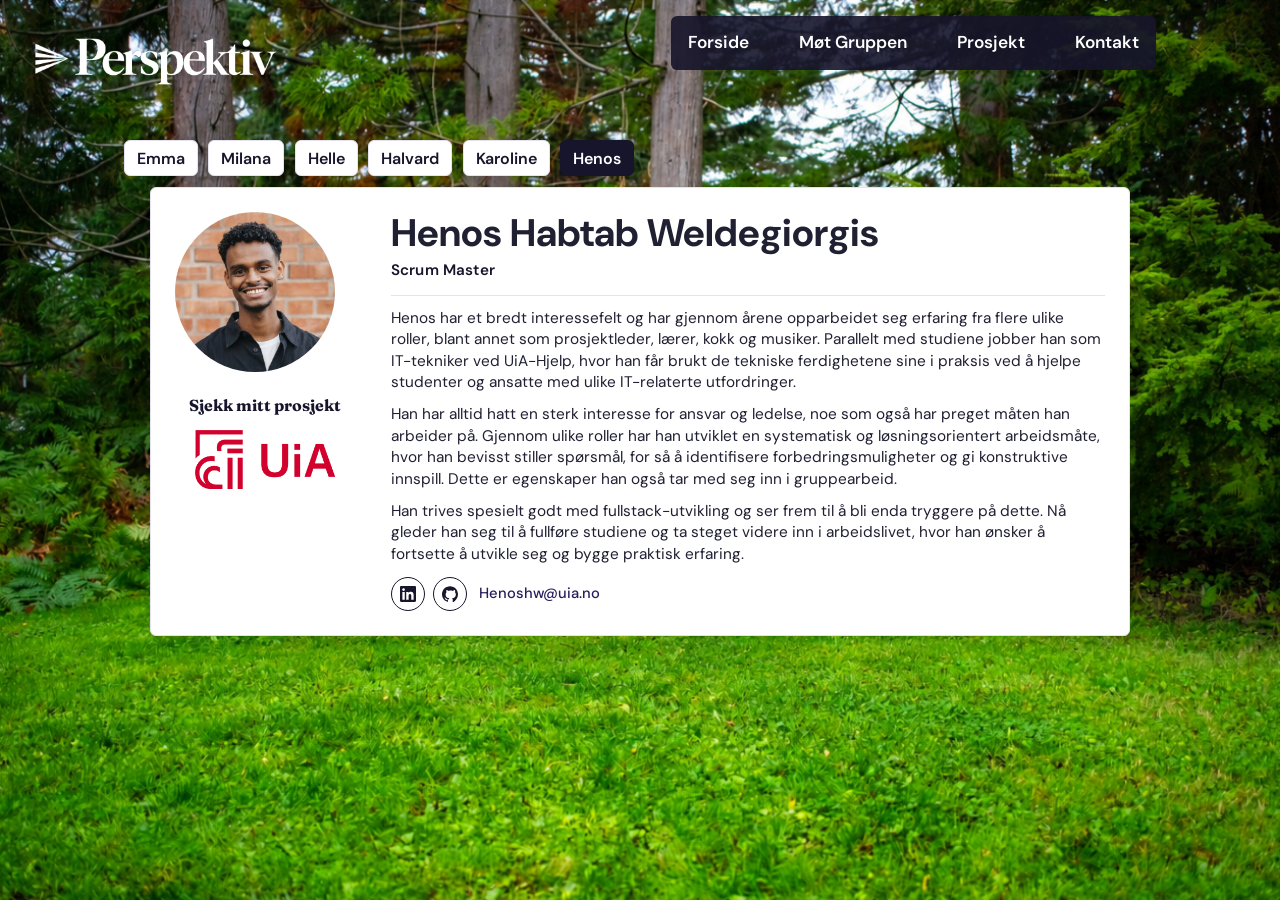
<file: studenter/student6.html>
<!DOCTYPE html>
<html lang="no">
<head>
  <meta charset="UTF-8" />
  <meta name="viewport" content="width=device-width, initial-scale=1.0" />
  <title>Henos – Gruppe 3 IS-310</title>
  <meta name="description" content="Presentasjon av Henos, medlem av Gruppe 3 i IS-310 Prosjektgjennomføring." />
  <link rel="stylesheet" href="../css/style.css" />
</head>
<body class="student-page">
  <header class="site-header">
    <div class="container">
      <nav class="main-nav" aria-label="Hovednavigasjon">
        <details class="nav-menu" open>
          <summary>Meny</summary>
          <ul>
          <li><a href="../index.html">Forside</a></li>
          <li><a href="../møt-studentene.html">Møt Gruppen</a></li>
          <li><a href="../prosjekt.html">Prosjekt</a></li>
          <li><a href="../kontakt.html">Kontakt</a></li>
         
          </ul>
        </details>
      </nav>
    </div>
  </header>

  <a class="fixed-logo" href="../index.html" aria-label="Gå til forsiden">
    <img src="../images/Logo/Logo.png" data-large-logo="../images/Logo/Logo.png" data-small-logo="../images/Logo/Perspektiv.png" alt="Perspektiv" />
  </a>

  <main>
    <nav class="student-page-nav container" aria-label="Velg student">
      <a href="student1.html">Emma</a>
      <a href="student2.html">Milana</a>
      <a href="student3.html">Helle</a>
      <a href="student4.html">Halvard</a>
      <a href="student5.html">Karoline</a>
      <a href="student6.html" class="active" aria-current="page">Henos</a>
    </nav>

    <section class="section container">
      <div class="profile">
        <div class="profile-sidebar">
          <div class="avatar">
          <img src="../images/Henoshw.jpg" alt="Portrett av Henos Habtab Weldegiorgis" />
          </div>
          <div class="student-project">
            <h2>Sjekk mitt prosjekt</h2>
            <a href="https://praksis-uiahtml.vercel.app/" target="_blank" rel="noopener noreferrer" aria-label="Besøk UiA Hjelp-prosjektet">
              <img class="uia-project-logo" src="../images/Logo/Uia%20Logo.png" alt="UiA Hjelp" />
            </a>
          </div>
        </div>
        <div>
          <h1>Henos Habtab Weldegiorgis</h1>
          <p class="role">Scrum Master</p>
          <p>
           Henos har et bredt interessefelt og har gjennom årene opparbeidet seg erfaring fra flere ulike roller,
            blant annet som prosjektleder, lærer, kokk og musiker. Parallelt med studiene
             jobber han som IT-tekniker ved UiA-Hjelp, hvor han får brukt de tekniske ferdighetene sine i praksis
              ved å hjelpe studenter og ansatte med ulike IT-relaterte utfordringer. 
              </p>
              <p>
              Han har alltid hatt en sterk interesse for ansvar og ledelse, noe som også har preget måten han 
              arbeider på. Gjennom ulike roller har han utviklet en systematisk og løsningsorientert arbeidsmåte, 
              hvor han bevisst stiller spørsmål, for så å identifisere forbedringsmuligheter og gi konstruktive innspill.
               Dette er egenskaper han også tar med seg inn i gruppearbeid.
               </p>
              <p>
               Han trives spesielt godt med fullstack-utvikling og ser frem til å bli enda tryggere på dette. 
               Nå gleder han seg til å fullføre studiene og ta steget videre inn i arbeidslivet, 
               hvor han ønsker å fortsette å utvikle seg og bygge praktisk erfaring.
              </p>
              <div class="profile-links">
            <a href="https://www.linkedin.com/in/henos-habtab-weldegiorgis-8357011b5/" target="_blank" rel="noopener noreferrer" aria-label="Åpne Henos' LinkedIn-profil (åpnes i ny fane)" class="icon-link">
              <svg viewBox="0 0 24 24" aria-hidden="true"><path d="M20.447 20.452h-3.554v-5.569c0-1.328-.027-3.037-1.852-3.037-1.853 0-2.136 1.445-2.136 2.939v5.667H9.351V9h3.414v1.561h.046c.477-.9 1.637-1.85 3.37-1.85 3.601 0 4.267 2.37 4.267 5.455v6.286zM5.337 7.433c-1.144 0-2.063-.926-2.063-2.065 0-1.138.92-2.063 2.063-2.063 1.14 0 2.064.925 2.064 2.063 0 1.139-.925 2.065-2.064 2.065zm1.782 13.019H3.555V9h3.564v11.452zM22.225 0H1.771C.792 0 0 .774 0 1.729v20.542C0 23.227.792 24 1.771 24h20.451C23.2 24 24 23.227 24 22.271V1.729C24 .774 23.2 0 22.222 0h.003z"/></svg>
            </a>
            <a href="https://github.com/Henoshw" target="_blank" rel="noopener noreferrer" aria-label="Åpne Henos' GitHub-profil (åpnes i ny fane)" class="icon-link">
              <svg viewBox="0 0 24 24" aria-hidden="true"><path d="M12 .297c-6.63 0-12 5.373-12 12 0 5.303 3.438 9.8 8.205 11.385.6.113.82-.258.82-.577 0-.285-.01-1.04-.015-2.04-3.338.724-4.042-1.61-4.042-1.61C4.422 18.07 3.633 17.7 3.633 17.7c-1.087-.744.084-.729 1.205.084 1.205.084 1.838 1.236 1.838 1.236 1.07 1.835 2.809 1.305 3.495.998.108-.776.417-1.305.76-1.605-2.665-.3-5.466-1.332-5.466-5.93 0-1.31.465-2.38 1.235-3.22-.135-.303-.54-1.523.105-3.176 0 0 1.005-.322 3.3 1.23.96-.267 1.98-.399 3-.405 1.02.006 2.04.138 3 .405 2.28-1.552 3.285-1.23 3.285-1.23.645 1.653.24 2.873.12 3.176.765.84 1.23 1.91 1.23 3.22 0 4.61-2.805 5.625-5.475 5.92.42.36.81 1.096.81 2.22 0 1.606-.015 2.896-.015 3.286 0 .315.21.69.825.57C20.565 22.092 24 17.592 24 12.297c0-6.627-5.373-12-12-12"/></svg>
            </a>
            <a href="mailto:Henoshw@uia.no" class="mail-text">Henoshw@uia.no</a>
          </div>
        </div>
      </div>

    
    </section>

  </main>

  <script src="../js/logo-scroll.js"></script>
</body>
</html>
</file>
<file: css/style.css>
/* ==========================================================================
   IS-310 Gruppe 3 – Felles stilark
   ========================================================================== */

@import url("https://fonts.googleapis.com/css2?family=DM+Sans:opsz,wght@9..40,400;9..40,500;9..40,600;9..40,700&family=Fraunces:opsz,wght@9..144,600;9..144,700&display=swap");

:root {
  --color-primary: #17152b;
  --color-primary-dark: #17152b;
  --color-secondary: #291c5c;
  --color-accent: #09203f;
  --color-overlay-surface: rgba(23, 21, 43, 0.74);
  --logo-width: clamp(182px, 31.2vw, 364px);
  --color-hero-accent: #ffffff;
  --color-bg: #f8f7fb;
  --color-surface: #ffffff;
  --color-text: #202033;
  --color-muted: #291c5c;
  --color-border: #e4e1f0;
  --color-highlight: #f0edff;
  --radius: 6px;
  --max-width: 1080px;
  --shadow: 0 8px 24px rgba(23, 21, 43, 0.1);
}

* {
  box-sizing: border-box;
}

html {
  scroll-behavior: smooth;
}

body {
  margin: 0;
  font-family: "DM Sans", "Segoe UI", sans-serif;
  background-color: var(--color-bg);
  color: var(--color-text);
  line-height: 1.6;
}

a {
  color: var(--color-primary);
  text-decoration: none;
}

a:hover,
a:focus {
  text-decoration: underline;
}

body a:focus-visible,
body .nav-menu > summary:focus-visible {
  outline: 2px solid currentColor;
  outline-offset: 3px;
}

body .main-nav a,
body .nav-menu > summary,
body .student-menu summary,
body .student-page-nav a {
  transition: background-color 0.15s ease, border-color 0.15s ease, color 0.15s ease;
}

img {
  max-width: 100%;
  display: block;
}

.container {
  max-width: var(--max-width);
  margin: 0 auto;
  padding: 0 1.5rem;
}

.site-header {
  background-color: transparent;
  color: #fff;
  position: absolute;
  top: 0;
  width: 100%;
  z-index: 20;
}

.student-page .site-header {
  z-index: 30;
}

.site-header .container {
  display: flex;
  align-items: center;
  justify-content: flex-end;
  flex-wrap: wrap;
  min-height: 4.5rem;
  padding-top: 1rem;
  padding-bottom: 1rem;
}

.fixed-logo {
  display: block;
  left: 1.5rem;
  position: fixed;
  top: 1.25rem;
  transform-origin: top left;
  will-change: transform;
  width: var(--logo-width);
  z-index: 30;
}

.student-page .fixed-logo {
  z-index: 31;
}

.fixed-logo img {
  height: auto;
  transition: filter 0.2s ease;
  width: 100%;
}

.fixed-logo.logo-over-image img {
  filter: brightness(0) invert(1);
}

.site-title {
  font-family: "Fraunces", Georgia, serif;
  font-size: 1.35rem;
  font-weight: 700;
  letter-spacing: 0;
  margin: 0;
  color: #fff;
}

.site-title a {
  color: #fff;
}

.site-title a:hover {
  text-decoration: none;
}

.main-nav > ul,
.main-nav > .nav-menu > ul {
  list-style: none;
  display: flex;
  flex-wrap: wrap;
  gap: 1.5rem;
  margin: 0;
  padding: 0;
}

.nav-menu > summary {
  display: none;
}

.main-nav a {
  color: #fff;
  font-size: 1.08rem;
  font-weight: 600;
  border: 1px solid transparent;
  border-radius: var(--radius);
  display: inline-block;
  padding: 0.5rem 0.75rem;
}

.main-nav a:hover,
.main-nav a:focus,
.main-nav a.active {
  background-color: rgba(255, 255, 255, 0.16);
  border-color: transparent;
  color: #fff;
  text-decoration: none;
}

.student-menu {
  position: relative;
}

.student-menu details {
  position: relative;
}

.student-menu summary {
  border: 1px solid transparent;
  border-radius: var(--radius);
  color: #fff;
  cursor: pointer;
  display: inline-block;
  font-size: 0.94rem;
  font-weight: 600;
  list-style: none;
  padding: 0.35rem 0.6rem;
}

.student-menu summary::-webkit-details-marker {
  display: none;
}

.student-menu summary::after {
  content: " +";
}

.student-menu details[open] summary,
.student-menu summary:hover,
.student-menu summary:focus {
  background-color: rgba(255, 255, 255, 0.16);
  border-color: rgba(255, 255, 255, 0.75);
  color: #fff;
}

.student-menu details[open] summary::after {
  content: " -";
}

.student-page .student-menu summary {
  background-color: rgba(255, 255, 255, 0.16);
  border-color: rgba(255, 255, 255, 0.75);
  color: #fff;
}

.student-page .student-menu summary {
  color: var(--color-primary-dark);
}

.student-page .student-menu summary:hover,
.student-page .student-menu summary:focus {
  background-color: var(--color-highlight);
  border-color: var(--color-border);
  color: var(--color-primary-dark);
}

.student-menu-list {
  background-color: var(--color-surface);
  border: 1px solid var(--color-border);
  border-radius: var(--radius);
  box-shadow: var(--shadow);
  display: grid;
  gap: 0;
  left: 0;
  margin: 0.75rem 0 0;
  min-width: 10rem;
  padding: 0.4rem;
  position: absolute;
  top: 100%;
  z-index: 20;
}

.student-menu details:not([open]) .student-menu-list {
  display: none;
}

.student-menu details[open] .student-menu-list {
  display: grid;
}

.student-menu-list li {
  width: 100%;
}

.student-menu-list a {
  color: var(--color-text);
  display: block;
  padding: 0.5rem 0.7rem;
}

.student-menu-list a:hover,
.student-menu-list a:focus,
.student-menu-list a.active {
  background-color: var(--color-highlight);
  color: var(--color-primary-dark);
}

.student-page-nav {
  display: flex;
  flex-wrap: wrap;
  gap: 0.65rem;
  padding-top: max(5.5rem, calc(var(--logo-width) * 0.32 + 1.5rem));
  position: relative;
  z-index: 1;
}

.student-page-nav a {
  background-color: var(--color-surface);
  border: 1px solid var(--color-border);
  border-radius: var(--radius);
  box-shadow: 0 2px 8px rgba(23, 21, 43, 0.12);
  color: var(--color-primary-dark);
  display: inline-block;
  font-weight: 600;
  line-height: 1.2;
  padding: 0.45rem 0.75rem;
  position: relative;
  z-index: 1;
}

.student-page-nav a:hover,
.student-page-nav a:focus,
.student-page-nav a.active {
  background-color: var(--color-primary);
  border-color: var(--color-primary);
  color: #fff;
  text-decoration: none;
}

/* ---------- Hero-seksjon ---------- */

.hero {
  align-items: stretch;
  background-color: var(--color-primary-dark);
  background-image: url("../images/Zoomed ut.jpg");
  background-position: center;
  background-repeat: no-repeat;
  background-size: contain;
  border-bottom: 1px solid var(--color-border);
  color: #fff;
  display: flex;
  min-height: 100vh;
  min-height: 100svh;
  padding: 8rem 0 4.5rem;
  text-align: left;
}

.contact-hero {
  background: none;
  border-bottom: none;
  color: var(--color-primary-dark);
  min-height: auto;
  padding: 6rem 0 1.5rem;
}

body.contact-page .site-header {
  color: #fff;
  z-index: 20;
}

.contact-page .student-menu-list a {
  color: var(--color-text);
}

.contact-page .student-menu-list a:hover,
.contact-page .student-menu-list a:focus {
  color: var(--color-primary-dark);
}

.contact-page .fixed-logo {
  width: clamp(140px, 18vw, 240px);
}

.contact-page .fixed-logo img {
  filter: brightness(0) invert(1);
}

.contact-page .site-header .main-nav a:hover,
.contact-page .student-menu summary:hover,
.contact-page .student-menu summary:focus {
  color: #fff;
}

.contact-hero h1,
.contact-hero p {
  color: #fff;
}

.contact-hero .container {
  align-items: center;
  justify-content: center;
  text-align: center;
}

.hero .container {
  align-items: flex-start;
  display: flex;
  flex-direction: column;
  row-gap: 0.75rem;
  justify-content: flex-end;
  width: 100%;
}

.home-hero {
  background-image: none;
  background-size: cover;
  overflow: hidden;
  position: relative;
}

.home-hero-image {
  height: 100%;
  inset: 0;
  object-fit: cover;
  position: absolute;
  width: 100%;
  z-index: 0;
}

.home-hero .container {
  position: relative;
  z-index: 1;
}

.home-hero .container {
  justify-content: center;
  /* Flytter teksten til venstre bare så langt det er ledig plass ved siden av innholdet */
  transform: translate(calc(-1 * min(8rem, max(0px, (100vw - var(--max-width)) / 2 - 1rem))), 9rem);
}

.home-hero .hero-copy {
  margin-bottom: -0.375rem;
  transform: translateY(-0.5rem);
}

.home-hero .hero-copy h1 {
  font-size: clamp(2.75rem, 5.6vw, 5.4rem);
}

.home-hero .hero-copy p {
  font-size: clamp(1.15rem, 1.75vw, 1.5rem);
  line-height: 1.35;
}

.home-video-placeholder {
  align-items: center;
  aspect-ratio: 16 / 9;
  background-color: rgba(23, 21, 43, 0.78);
  border: 2px dashed rgba(255, 255, 255, 0.8);
  border-radius: var(--radius);
  color: #fff;
  display: flex;
  font-family: "Fraunces", Georgia, serif;
  font-size: 1.1rem;
  justify-content: center;
  max-width: 20rem;
  padding: 1rem;
  text-align: center;
  width: 80%;
}

.home-values-section > .home-video-placeholder {
  margin: 0 auto 1.5rem;
}

.home-hero .home-values-cta {
  align-items: center;
  background-color: var(--color-highlight);
  border: 1px solid rgba(255, 255, 255, 0.9);
  color: var(--color-primary-dark);
  display: inline-flex;
  gap: 0.75rem;
  margin-top: 1.25rem;
  padding: 1rem 1.15rem 1rem 1.35rem;
}

.home-values-cta-icon {
  align-items: center;
  background-color: var(--color-primary-dark);
  border-radius: 50%;
  color: #fff;
  display: inline-flex;
  height: 1.8rem;
  justify-content: center;
  line-height: 1;
  transition: transform 0.15s ease;
  width: 1.8rem;
}

.home-values-cta:hover .home-values-cta-icon,
.home-values-cta:focus .home-values-cta-icon {
  transform: translateY(2px);
}

@media (min-width: 768px) and (max-width: 1099px) {
  .home-hero .container {
    transform: translate(0, 7rem);
  }
}

@media (min-aspect-ratio: 5 / 3) and (min-width: 768px) {
  .home-hero {
    background-size: contain;
  }
}

body .site-header .main-nav {
  background-color: rgba(23, 21, 43, 0.9);
  border-radius: var(--radius);
  padding: 0.25rem;
}

.home-page .site-header .main-nav a.active,
.home-page .site-header .main-nav a:hover,
.home-page .site-header .main-nav a:focus {
  border-color: transparent;
}

.student-list-page .student-content-zone {
  background-color: var(--color-overlay-surface);
  border: 1px solid rgba(255, 255, 255, 0.18);
  border-radius: var(--radius);
  max-width: 1140px;
  margin-left: auto;
  margin-right: auto;
  margin-top: 6rem;
  padding: 1rem 1.25rem 0;
  width: calc(100% - 1.5rem);
}

.student-list-page .student-content-zone > .section:first-child {
  padding-top: 0;
}

.student-list-back-to-top {
  display: flex;
  justify-content: center;
  margin: 2rem auto 0;
  max-width: var(--max-width);
  padding: 0 1.5rem;
}

.student-list-page .practice-section {
  scroll-margin-top: 8rem;
}

.student-list-page {
  background: url("../images/Trees.png") center / cover no-repeat fixed;
}

.student-list-page main,
.project-page main {
  zoom: 0.9;
}

.contact-page main {
  zoom: 1.1;
}

.student-list-page .fixed-logo {
  width: clamp(140px, 18vw, 240px);
}

.student-list-header {
  align-items: center;
  display: flex;
  flex-wrap: wrap;
  gap: 1rem;
  justify-content: space-between;
  margin-bottom: 1rem;
}

.section .student-list-header h2 {
  margin: 0;
}

.student-list-header .btn {
  background-color: var(--color-highlight);
  border: 1px solid var(--color-border);
  color: var(--color-primary-dark);
  align-items: center;
  display: inline-flex;
  gap: 0.75rem;
}

.student-list-page .student-content-zone > .section > h2,
.student-list-page .student-list-header h2 {
  color: #fff;
  text-shadow: 0 1px 4px rgba(23, 21, 43, 0.8);
}

.student-list-page .student-content-zone > .section > p {
  color: #fff;
  text-shadow: 0 1px 4px rgba(23, 21, 43, 0.8);
}

.student-list-page .about-highlights,
.home-page .about-highlights {
  display: grid;
  gap: 1rem;
  grid-template-columns: repeat(3, minmax(0, 1fr));
  margin: 0;
  max-width: none;
  padding: 2rem 0 1rem;
}

.home-page .about-highlights {
  margin: 0 auto;
  max-width: 1080px;
  padding: 2rem 1.5rem 3rem;
}

.student-list-page .home-values-section {
  background-color: transparent;
  border: 0;
  border-radius: 0;
  box-shadow: none;
  color: #fff;
  margin: 2rem 0 0;
  max-width: none;
  padding: 2rem 0 1rem;
}

.student-list-page .home-values-intro {
  color: #fff;
  margin-left: 0;
  margin-right: 0;
  max-width: none;
  padding: 0;
  text-align: left;
}

.student-list-page .home-values-intro > h2,
.student-list-page .home-values-intro > p {
  color: #fff;
}

.student-list-page .home-values-intro > p {
  border-top-color: rgba(255, 255, 255, 0.38);
}

.student-list-page .home-values-section .value-list li {
  color: var(--color-text);
}

.about-page > .hero {
  background-image: url("../images/Zoomed\ ut.jpg");
  background-position: left top;
  background-size: contain;
  padding: 7rem 0 1.5rem;
}

.about-hero .container {
  margin: 0;
  max-width: none;
  justify-content: center;
}

@media (min-width: 1280px) {
  .about-page > .hero {
    min-height: max(100svh, calc(66.6667vw - 2rem));
  }

  .about-hero .container {
    justify-content: flex-end;
    transform: none;
  }
}

.about-hero .cta-row {
  margin-top: 0;
}

.about-hero .scroll-indicator {
  margin-top: 0;
}

@media (min-width: 1280px) {
  .about-hero .about-text-copy {
    align-self: center;
    margin-inline: 0;
    max-width: 74rem;
    width: 100%;
    font-size: clamp(0.92rem, 1.05vw, 1.2rem);
    line-height: 1.35;
  }

  .about-hero .about-text-copy h2 {
    font-size: clamp(1.65rem, 2vw, 1.8rem);
  }

  .about-hero .about-text-copy > p:first-of-type {
    font-size: clamp(0.95rem, 1.1vw, 1rem);
    line-height: 1.2;
    margin-bottom: 0.55rem;
  }

  .about-hero .about-text-copy > p:not(:first-of-type) {
    margin-bottom: 0.55rem;
  }
}

@media (min-width: 960px) and (max-width: 1279px) {
  .about-page > .hero {
    background-image: none;
    display: grid;
    grid-template-columns: minmax(0, 1fr);
    min-height: auto;
    padding: 0;
  }

  .about-page > .hero::before {
    aspect-ratio: 3 / 2;
    background: url("../images/Zoomed\ ut.jpg") center / cover no-repeat;
    content: "";
    display: block;
    grid-area: 1 / 1;
    width: 100%;
  }

  .about-hero .container {
    grid-area: 1 / 1;
    justify-content: flex-end;
    padding: 0 1.5rem;
    position: relative;
    transform: none;
    z-index: 1;
  }

  .about-hero .about-text-copy {
    align-self: center;
    background-color: var(--color-overlay-surface);
    border: 1px solid rgba(255, 255, 255, 0.2);
    border-radius: var(--radius);
    box-shadow: var(--shadow);
    margin-inline: 0;
    max-width: 74rem;
    width: 100%;
  }
}

@media (max-width: 959px) {
  .about-hero .about-text-copy {
    max-width: none;
    width: 100%;
  }

  .about-page > .hero {
    background-image: none;
    display: block;
    min-height: auto;
    padding: 0 0 2rem;
  }

  .about-page > .hero::before {
    aspect-ratio: 3 / 2;
    background: url("../images/Zoomed\ ut.jpg") center / contain no-repeat;
    content: "";
    display: block;
    width: 100%;
  }

  .about-hero .container {
    justify-content: flex-start;
    padding-top: 1.5rem;
    transform: none;
  }
}

.hero-copy {
  max-width: 680px;
}

.hero h1 {
  font-family: "Fraunces", Georgia, serif;
  font-size: clamp(2.4rem, 5vw, 5rem);
  line-height: 1.08;
  margin: 0 0 1rem;
}

.hero h1 span {
  color: var(--color-hero-accent);
}

.hero p {
  font-size: clamp(1rem, 1.5vw, 1.3rem);
  max-width: 640px;
  margin: 0 0 1.75rem;
  color: rgba(255, 255, 255, 0.86);
}

.contact-page .hero p {
  color: rgba(255, 255, 255, 0.9);
}

.contact-page {
  background: linear-gradient(rgba(0, 0, 0, 0.58), rgba(0, 0, 0, 0.58)), url("../images/Trees.png") center center / cover no-repeat fixed;
  min-height: 100vh;
  min-height: 100svh;
  overflow-x: hidden;
}

.contact-page > *:not(.fixed-logo) {
  position: relative;
  z-index: 1;
}

.contact-page .contact-content {
  transform: none;
}

.contact-page .contact-hero {
  padding: 1.5rem 0 0.25rem;
}

.contact-page .contact-hero h1 {
  font-size: 2.8rem;
  line-height: 1.08;
}

.contact-page .contact-hero h1:first-of-type {
  margin-bottom: 0.4rem;
}

.contact-page .contact-hero p {
  font-size: 1.05rem;
  line-height: 1.5;
  margin: 0 auto 0.6rem;
  max-width: 44rem;
}

.contact-page .contact-hero p:first-of-type {
  font-family: "DM Sans", "Segoe UI", sans-serif;
  font-size: 1.05rem;
  line-height: 1.5;
  max-width: 44rem;
}

.contact-page .section {
  padding: 0.25rem 1.5rem 0;
}

.contact-page .contact-content .section {
  padding: 0.25rem 1.5rem 0;
}

.contact-page .contact-grid {
  gap: 1rem;
  grid-template-columns: repeat(2, minmax(0, 280px));
  justify-content: center;
  justify-items: center;
  margin-top: 0.25rem;
}

.contact-page .contact-card-zone {
  background-color: var(--color-overlay-surface);
  border: 1px solid rgba(255, 255, 255, 0.2);
  border-radius: var(--radius);
  box-shadow: var(--shadow);
  margin: 3rem auto 1rem;
  max-width: 800px;
  padding: 0.75rem 0.75rem 2rem;
  width: calc(100% - 2rem);
}

.contact-page .contact-card-zone > .section {
  padding: 0.25rem 0 0;
}

.contact-page .contact-card {
  background-color: var(--color-highlight);
  justify-self: center;
  padding: 0.75rem;
  width: min(100%, 280px);
}

.contact-page .contact-card img {
  aspect-ratio: 4 / 5;
  max-width: 190px;
  margin-bottom: 0.5rem;
  width: 100%;
}

.contact-page .contact-card h2 {
  font-size: clamp(1rem, 1.8vw, 1.45rem);
  line-height: 1.15;
}

.contact-page .contact-card .role {
  font-size: 0.9rem;
  margin-bottom: 0.35rem;
}

/* Kontaktside: steg til venstre, kontaktpersoner til høyre */
.contact-page .contact-card-zone {
  margin-top: 1.5rem;
  max-width: 980px;
  padding: 0.5rem 1.75rem 1.75rem;
}

.contact-page .contact-hero h1 {
  font-size: 2.2rem;
}

.contact-page .contact-hero p,
.contact-page .contact-hero p:first-of-type {
  font-size: 0.98rem;
  margin-bottom: 0;
}

.contact-layout {
  align-items: center;
  display: grid;
  gap: 3rem;
  grid-template-columns: minmax(0, 240px) auto;
  justify-content: center;
  margin-top: 1.5rem;
}

.contact-page .contact-grid {
  grid-template-columns: repeat(2, 260px);
  margin-top: 0;
}

.contact-page .contact-card {
  align-items: center;
  display: flex;
  flex-direction: column;
  padding: 1rem 0.9rem;
}

.contact-page .contact-card img {
  max-width: 170px;
}

.contact-page .contact-card h2 {
  font-size: 1.3rem;
}

.contact-page .contact-card .contact-email {
  color: var(--color-muted);
  font-size: 0.85rem;
  margin: 0 0 0.75rem;
}

.contact-page .contact-card .contact-btn {
  background-color: var(--color-accent);
  color: #fff;
  font-size: 0.9rem;
  margin-top: auto;
  padding: 0.55rem 1.1rem;
}

.contact-page .contact-steps h2 {
  color: #fff;
  font-size: 1.35rem;
  margin: 0 0 1rem;
}

.contact-steps ol {
  counter-reset: contact-step;
  display: grid;
  gap: 1rem;
  list-style: none;
  margin: 0;
  padding: 0;
}

.contact-steps li {
  color: rgba(255, 255, 255, 0.7);
  counter-increment: contact-step;
  font-size: 0.82rem;
  line-height: 1.45;
  padding-left: 2.25rem;
  position: relative;
}

.contact-steps li::before {
  align-items: center;
  border: 1px solid rgba(255, 255, 255, 0.6);
  border-radius: 50%;
  color: #fff;
  content: counter(contact-step);
  display: flex;
  font-weight: 700;
  height: 1.5rem;
  justify-content: center;
  left: 0;
  position: absolute;
  top: 0;
  width: 1.5rem;
  font-size: 0.8rem;
}

.contact-steps strong {
  color: #fff;
  display: block;
  margin-bottom: 0.15rem;
}

@media (max-width: 1000px) {
  .contact-layout {
    grid-template-columns: 1fr;
  }

  /* Kontaktkortene først når kolonnene legges under hverandre */
  .contact-people {
    order: -1;
  }

  .contact-page .contact-grid {
    grid-template-columns: repeat(2, minmax(0, 1fr));
  }
}

@media (max-width: 560px) {
  .contact-page .contact-grid {
    grid-template-columns: minmax(0, 280px);
  }
}


.btn {
  display: inline-block;
  padding: 0.78rem 1.35rem;
  background-color: var(--color-accent);
  color: #fff;
  font-weight: 700;
  border-radius: var(--radius);
  transition: transform 0.15s ease, box-shadow 0.15s ease;
}

.scroll-indicator {
  margin-top: 1.5rem;
}

.scroll-indicator a {
  display: inline-flex;
  align-items: center;
  justify-content: center;
  width: 2.8rem;
  height: 2.8rem;
  border: 1px solid rgba(255, 255, 255, 0.7);
  border-radius: 50%;
  background: rgba(255, 255, 255, 0.08);
  color: #fff;
  font-size: 1.7rem;
  line-height: 1;
  text-decoration: none;
  transition: transform 0.15s ease, background-color 0.15s ease;
}

.scroll-indicator a:hover,
.scroll-indicator a:focus {
  transform: translateY(2px);
  background: rgba(255, 255, 255, 0.16);
  text-decoration: none;
}

.btn:hover,
.btn:focus {
  transform: translateY(-2px);
  box-shadow: 0 6px 14px rgba(0, 0, 0, 0.15);
  text-decoration: none;
}

/* ---------- Generelle seksjoner ---------- */

.section {
  padding: 3.75rem 0;
}

.cta-row {
  margin-top: 1rem;
}

.about-page .section {
  padding: 1.25rem 0;
}

.about-page > .section:not(#om-oss-start):not(.about-media-section):not(.about-highlights) {
  display: none;
}

.about-media-section {
  align-items: center;
  display: grid;
  gap: clamp(1.5rem, 5vw, 4rem);
  grid-template-columns: minmax(0, 0.8fr) minmax(0, 1.4fr);
  padding-bottom: 3rem;
  padding-top: 3rem;
}

.about-video-copy {
  max-width: 28rem;
}

.about-text-copy {
  grid-column: 1;
  color: #fff;
  max-width: min(100%, 24rem);
  padding: 1rem;
  text-shadow: 0 2px 12px rgba(23, 21, 43, 0.9);
}

.about-text-copy h2 {
  color: #fff;
  font-family: "Fraunces", Georgia, serif;
  font-size: clamp(1.55rem, 2.5vw, 2.2rem);
  line-height: 1.15;
  margin: 0 0 0.7rem;
}

.about-text-copy > p {
  color: #fff;
  margin: 0 0 0.85rem;
}

.about-text-copy > p:first-of-type {
  color: #fff;
  font-family: "Fraunces", Georgia, serif;
  font-size: 1.2rem;
  line-height: 1.3;
}

.about-hero .about-text-copy {
  background-color: transparent;
  border-color: transparent;
  box-shadow: none;
}

@media (min-width: 960px) {
  .about-hero .about-text-copy {
    align-content: start;
    background-color: rgba(23, 21, 43, 0.74);
    border: 1px solid rgba(255, 255, 255, 0.2);
    border-radius: var(--radius);
    box-shadow: var(--shadow);
    display: grid;
    font-size: 0.95rem;
    gap: 0.75rem;
    grid-template-columns: minmax(0, 1fr);
    line-height: 1.4;
    padding: 0.9rem 1.25rem;
  }

  .about-hero .about-text-copy h2 {
    grid-column: 1 / -1;
    font-size: 1.5rem;
    margin-bottom: 0;
  }

  .about-hero .about-text-copy > p {
    margin-bottom: 0;
    max-width: none;
  }

  .about-hero .about-text-copy > p:first-of-type {
    font-size: 1rem;
    grid-column: 1 / -1;
    line-height: 1.35;
  }

  .about-hero .about-text-copy > p:not(:first-of-type):not(:last-child) {
    line-height: 1.4;
    margin-bottom: 0;
  }

  .about-hero .about-text-copy > p:last-child {
    font-size: 0.95rem;
    grid-column: 1 / -1;
    line-height: 1.2;
    margin-top: 0.2rem;
    padding: 0.65rem 0.9rem;
  }

  .about-hero .scroll-indicator {
    display: none;
  }
}

.about-hero .about-text-copy h2,
.about-hero .about-text-copy > p {
  color: #fff;
  text-shadow: 0 1px 3px rgba(0, 0, 0, 0.65);
}

.about-hero .about-text-copy > p:last-child {
  background-color: rgba(240, 237, 255, 0.12);
  border: 0;
  border-left: 3px solid var(--color-highlight);
  border-radius: var(--radius);
  color: #fff;
  font-size: 1.25rem;
  font-weight: 700;
  line-height: 1.25;
  margin-top: 1rem;
  padding: 0.85rem 1rem;
  text-shadow: none;
}

.about-video-column {
  grid-column: 1;
  margin: 0 auto;
  max-width: 52rem;
  width: 100%;
}

.about-video-section {
  display: grid;
  grid-template-columns: minmax(0, 1fr);
}

.about-kicker {
  color: var(--color-accent);
  font-size: 0.76rem;
  font-weight: 700;
  letter-spacing: 0.08em;
  margin: 0 0 0.5rem;
  text-transform: uppercase;
}

.about-media-section h2 {
  font-size: clamp(1.7rem, 3vw, 2.6rem);
  margin-bottom: 0.7rem;
}

.about-text-copy > p:last-child {
  color: var(--color-muted);
  margin-bottom: 0;
}

.about-video {
  background-color: #101b2d;
  border-radius: var(--radius);
  box-shadow: var(--shadow);
  display: block;
  max-height: 30rem;
  object-fit: cover;
  width: 100%;
}

.about-page .about-highlights {
  background-color: var(--color-highlight);
  display: grid;
  gap: 1rem;
  grid-template-columns: repeat(3, minmax(0, 1fr));
  margin: 0;
  max-width: none;
  padding: 2.5rem max(1.5rem, calc((100vw - var(--max-width)) / 2 + 1.5rem)) 3.5rem;
}

.about-highlights article {
  background-color: var(--color-surface);
  border: 1px solid var(--color-border);
  border-top: 3px solid var(--color-accent);
  border-radius: var(--radius);
  box-shadow: var(--shadow);
  padding: 1.25rem;
}

.about-highlights strong {
  color: var(--color-primary-dark);
  display: block;
  font-family: "Fraunces", Georgia, serif;
  font-size: 1.15rem;
  margin-bottom: 0.25rem;
}

.about-highlights h3 {
  color: var(--color-primary-dark);
  font-family: "Fraunces", Georgia, serif;
  font-size: 1.35rem;
  line-height: 1.15;
  margin: 0 0 0.75rem;
}

.about-highlights p {
  color: var(--color-muted);
  margin: 0 0 0.75rem;
}

.about-highlights p:last-child {
  margin-bottom: 0;
}

.section h2 {
  font-family: "Fraunces", Georgia, serif;
  font-size: 2rem;
  line-height: 1.2;
  margin: 0 0 1rem;
  color: var(--color-primary-dark);
}

.section-intro {
  max-width: 720px;
  margin: 0 auto 2rem;
  text-align: center;
  color: var(--color-muted);
}

/* ---------- Kontakt og CTA ---------- */

.contact-grid {
  display: grid;
  grid-template-columns: repeat(auto-fit, minmax(260px, 1fr));
  gap: 1.5rem;
  margin-top: 2rem;
}

.contact-card {
  background-color: var(--color-surface);
  border: 1px solid var(--color-border);
  border-radius: var(--radius);
  box-shadow: var(--shadow);
  padding: 1.5rem;
  text-align: center;
}

.contact-card img {
  width: 100%;
  max-width: 320px;
  aspect-ratio: 4 / 5;
  object-fit: cover;
  border-radius: var(--radius);
  margin: 0 auto 1rem;
  display: block;
}

.contact-card h2 {
  font-family: "Fraunces", Georgia, serif;
  font-size: 1.8rem;
  margin: 0 0 0.25rem;
  color: var(--color-primary-dark);
}

.contact-card .role {
  color: var(--color-muted);
  font-weight: 600;
  margin: 0 0 0.75rem;
}

.contact-card a {
  font-weight: 700;
  color: var(--color-primary);
}

/* ---------- Studentkort på forsiden ---------- */

.student-grid {
  display: grid;
  grid-template-columns: repeat(auto-fit, minmax(220px, 1fr));
  gap: 1rem;
}

.student-list-page .student-grid .card {
  background-color: var(--color-highlight);
}

@media (min-width: 900px) {
  .student-grid {
    grid-template-columns: repeat(6, 1fr);
  }

  .student-grid .card {
    grid-column: span 2;
  }
}

.card {
  background-color: var(--color-surface);
  border: 1px solid var(--color-border);
  border-radius: var(--radius);
  box-shadow: var(--shadow);
  padding: 1rem 1.25rem;
  text-align: center;
  transition: transform 0.15s ease, box-shadow 0.15s ease;
  position: relative;
}

.card:hover {
  transform: translateY(-4px);
  box-shadow: 0 12px 28px rgba(23, 21, 43, 0.14);
}

.card > a::after {
  content: "";
  position: absolute;
  inset: 0;
  border-radius: var(--radius);
}

.card .avatar {
  width: 125px;
  height: 125px;
  border-radius: 50%;
  background-color: var(--color-highlight);
  overflow: hidden;
  margin: 0 auto 0.75rem;
  display: flex;
  align-items: center;
  justify-content: center;
  font-size: 2rem;
  font-weight: 700;
  color: var(--color-primary);
}

.card .avatar img {
  height: 100%;
  object-fit: cover;
  width: 100%;
}

.card h3 {
  font-family: "Fraunces", Georgia, serif;
  margin: 0 0 0.25rem;
}

.card .role {
  color: var(--color-muted);
  font-size: 0.95rem;
  margin-bottom: 0.6rem;
}

.card-links a {
  display: inline-block;
  margin: 0 0.35rem;
  font-weight: 600;
}

/* ---------- Verdiliste / kvaliteter ---------- */

.value-list {
  list-style: none;
  padding: 0;
  margin: 0;
  display: grid;
  grid-template-columns: repeat(12, minmax(0, 1fr));
  gap: 1rem;
  align-items: stretch;
}

.value-list li {
  background-color: var(--color-surface);
  border: 1px solid var(--color-border);
  border-radius: var(--radius);
  border-left: 3px solid var(--color-accent);
  padding: 1.1rem 1.25rem;
  box-shadow: var(--shadow);
  grid-column: span 4;
}

.value-list li:nth-child(4),
.value-list li:nth-child(5) {
  grid-column: span 6;
  justify-self: center;
  width: min(100%, 27rem);
}

.value-list li strong {
  display: block;
  color: var(--color-primary-dark);
  margin-bottom: 0.25rem;
}

.home-values-section {
  background-color: var(--color-bg);
  margin: 0;
  max-width: none;
  padding: 4.5rem max(1.5rem, calc((100vw - var(--max-width)) / 2 + 1.5rem)) 3rem;
}

.home-values-intro {
  align-items: start;
  background-color: transparent;
  border: 0;
  border-radius: var(--radius);
  box-shadow: none;
  color: var(--color-text);
  display: grid;
  gap: 0.85rem;
  grid-template-columns: minmax(0, 1fr);
  margin: 0 auto 1.5rem;
  max-width: var(--max-width);
  padding: 1.5rem 2rem;
  width: 100%;
}

.home-values-intro > h2 {
  color: var(--color-primary-dark);
  grid-column: 1 / -1;
  margin: 0;
}

.home-values-intro > p {
  align-self: stretch;
  border-left: 0;
  border-top: 1px solid var(--color-border);
  color: var(--color-text);
  grid-column: 1 / -1;
  margin: 0;
  max-width: none;
  padding: 0.75rem 0 0;
}

.home-values-section .value-list {
  gap: 1.25rem;
  margin: 0 auto;
  max-width: var(--max-width);
}

.home-about-section {
  align-items: center;
  display: grid;
  gap: clamp(2rem, 5vw, 5rem);
  grid-template-columns: minmax(0, 1fr) minmax(0, 1.6fr);
  margin: 3rem auto 0;
  max-width: var(--max-width);
}

.home-about-copy {
  color: var(--color-text);
}

.home-about-copy h2 {
  color: var(--color-primary-dark);
  font-family: "Fraunces", Georgia, serif;
  font-size: clamp(1.7rem, 3vw, 2.6rem);
  line-height: 1.15;
  margin: 0 0 0.7rem;
}

.home-about-copy p {
  margin: 0 0 0.9rem;
}

.home-about-copy .home-about-lead {
  color: var(--color-muted);
  font-family: "Fraunces", Georgia, serif;
  font-size: 1.2rem;
  line-height: 1.3;
}

.home-about-copy p:last-child {
  margin-bottom: 0;
}

.home-about-section .home-video-placeholder {
  background-color: transparent;
  border: 0;
  max-width: none;
  padding: 0;
  transform: translateX(min(1rem, max(0px, (100vw - var(--max-width)) / 2)));
  width: calc(100% + min(9rem, max(0px, (100vw - var(--max-width)) / 2 - 1rem)));
}

.home-about-section .about-video {
  aspect-ratio: 16 / 9;
  height: auto;
  object-fit: cover;
}

.home-values-section .value-list li {
  background-color: var(--color-surface);
  border: 1px solid var(--color-border);
  border-radius: var(--radius);
  box-shadow: var(--shadow);
  padding: 1.25rem;
  transition: transform 0.15s ease, box-shadow 0.15s ease;
}

.home-values-section .value-list li:hover {
  box-shadow: 0 12px 28px rgba(23, 21, 43, 0.14);
  transform: translateY(-3px);
}

@media (max-width: 767px) {
  .home-values-section {
    padding-bottom: 2.5rem;
    padding-top: 3rem;
  }

  .home-values-intro {
    gap: 0.85rem;
    grid-template-columns: minmax(0, 1fr);
    padding: 1.25rem;
  }

  .home-values-intro > h2,
  .home-values-intro > p {
    grid-column: 1;
  }

  .home-values-intro > p {
    border-left: 0;
    border-top: 1px solid rgba(255, 255, 255, 0.38);
    padding-left: 0;
    padding-top: 0.75rem;
  }

  .home-values-section .value-list {
    gap: 0.85rem;
  }

  .student-list-page .about-highlights,
  .home-page .about-highlights {
    grid-template-columns: 1fr;
  }

  .home-about-section {
    gap: 1.5rem;
    grid-template-columns: 1fr;
  }

  .home-about-section .home-video-placeholder {
    order: -1;
    transform: none;
    width: 100%;
  }

  .home-about-section .about-video {
    height: auto;
  }
}

/* Nettbrett: tekst og video under hverandre, boksene i én kolonne */
@media (max-width: 959px) {
  .home-about-section {
    gap: 1.5rem;
    grid-template-columns: 1fr;
  }

  .home-about-section .home-video-placeholder {
    order: -1;
    transform: none;
    width: 100%;
  }

  .home-page .about-highlights {
    grid-template-columns: 1fr;
  }
}

/* ---------- Praksisprosjekter ---------- */

.practice-section {
  padding-top: 0;
}

.practice-grid {
  display: grid;
  grid-template-columns: repeat(4, minmax(0, 1fr));
  gap: 1rem;
}

.practice-card {
  display: flex;
  flex-direction: column;
  align-items: flex-start;
  background-color: var(--color-surface);
  border: 1px solid var(--color-border);
  border-radius: var(--radius);
  box-shadow: var(--shadow);
  padding: 1.5rem;
  position: relative;
  transition: transform 0.15s ease, box-shadow 0.15s ease;
}

.practice-card > .btn::after {
  content: "";
  inset: 0;
  position: absolute;
  border-radius: var(--radius);
}

/* transform på knappen ville gjort den til containing block for ::after,
   slik at klikkflaten krymper til knappen. Løft hele kortet i stedet. */
.practice-card > .btn:hover,
.practice-card > .btn:focus {
  transform: none;
}

.practice-card:hover > .btn,
.practice-card:focus-within > .btn {
  box-shadow: 0 6px 14px rgba(0, 0, 0, 0.15);
}

.practice-card:focus-within {
  transform: translateY(-4px);
  box-shadow: 0 12px 28px rgba(23, 21, 43, 0.14);
}

.practice-card:hover {
  transform: translateY(-4px);
  box-shadow: 0 12px 28px rgba(23, 21, 43, 0.14);
}

.practice-logo {
  display: flex;
  align-items: center;
  justify-content: center;
  width: 100%;
  height: 5rem;
  margin-bottom: 1rem;
}

.practice-logo img {
  max-height: 5rem;
  max-width: 100%;
  object-fit: contain;
}

.practice-card h3 {
  margin: 0 0 0.5rem;
  font-family: "Fraunces", Georgia, serif;
}

.practice-card p {
  flex-grow: 1;
  margin: 0 0 1.25rem;
  color: var(--color-muted);
}

.practice-card .btn {
  margin-top: auto;
}

@media (min-width: 768px) and (max-width: 1080px) {
  .practice-grid {
    grid-template-columns: repeat(2, minmax(0, 1fr));
  }
}

@media (max-width: 767px) {
  .about-media-section {
    gap: 1.25rem;
    grid-template-columns: 1fr;
    padding-bottom: 2rem;
    padding-top: 2rem;
  }

  .about-text-copy,
  .about-video-column {
    grid-column: 1;
  }

  .about-page .about-highlights {
    gap: 1.5rem;
    grid-template-columns: 1fr;
    padding-bottom: 2.5rem;
  }

  .value-list {
    grid-template-columns: 1fr;
  }

  .value-list li,
  .value-list li:nth-child(4),
  .value-list li:nth-child(5) {
    grid-column: auto;
    width: 100%;
    justify-self: stretch;
  }

  .practice-section {
    padding-top: 1rem;
  }

  .practice-grid {
    grid-template-columns: 1fr;
  }
}

/* ---------- Studentprofilside ---------- */

.student-page {
  background: url("../images/Trees.png") center / cover no-repeat;
  min-height: 100vh;
  min-height: 100svh;
  overflow-x: hidden;
}

.student-page .fixed-logo {
  width: clamp(130px, 22vw, 260px);
}

.student-page main {
  min-height: calc(100vh - 4.25rem);
  min-height: calc(100svh - 4.25rem);
}

.student-page main > .section:first-of-type {
  padding: 0.7rem 1.5rem 0;
}

.student-page main > nav[aria-label="Naviger mellom studenter"] a {
  align-items: center;
  background-color: var(--color-surface);
  border: 2px solid var(--color-primary);
  border-radius: var(--radius);
  box-shadow: 0 3px 10px rgba(23, 21, 43, 0.2);
  color: var(--color-primary-dark);
  display: inline-flex;
  font-size: 1.05rem;
  font-weight: 700;
  min-height: 2.75rem;
  padding: 0.5rem 0.85rem;
  transition: background-color 0.15s ease, color 0.15s ease, transform 0.15s ease;
}

.student-page main > nav[aria-label="Naviger mellom studenter"] a:hover,
.student-page main > nav[aria-label="Naviger mellom studenter"] a:focus-visible {
  background-color: var(--color-primary);
  color: #fff;
  text-decoration: none;
  transform: translateY(-2px);
}

.student-page main > nav[aria-label="Naviger mellom studenter"] {
  padding-left: 1.5rem;
  padding-right: 1.5rem;
}

.profile {
  margin: 0 auto;
  max-width: 980px;
  background-color: var(--color-surface);
  border: 1px solid var(--color-border);
  border-radius: var(--radius);
  box-shadow: var(--shadow);
  padding: 1.5rem;
  display: grid;
  grid-template-columns: 180px 1fr;
  gap: 2.25rem;
}

.profile > div {
  min-width: 0;
}

.profile .avatar {
  width: 160px;
  height: 160px;
  border-radius: 50%;
  background-color: var(--color-highlight);
  overflow: hidden;
  display: flex;
  align-items: center;
  justify-content: center;
  font-size: 3rem;
  font-weight: 700;
  color: var(--color-primary);
}

.profile .avatar img {
  height: 100%;
  object-fit: cover;
  width: 100%;
}

.profile-sidebar {
  width: 100%;
}

.student-project {
  align-self: start;
  text-align: center;
  width: 100%;
}

.student-project h2 {
  color: var(--color-primary-dark);
  font-size: 1rem;
  margin: 1.5rem 0 0.5rem;
}

.student-project a {
  align-items: center;
  display: flex;
  height: 4.5rem;
  justify-content: center;
  padding: 0;
  position: relative;
}

.student-project a:hover,
.student-project a:focus {
  text-decoration: none;
}

.student-project img {
  max-height: 100%;
  max-width: 100%;
  object-fit: contain;
}

.student-project img.uia-project-logo {
  max-width: 78%;
}

.student-project img.krs-project-logo {
  transform: scale(1.15);
}

.profile .role {
  color: var(--color-primary);
  font-weight: 600;
  font-size: 0.95rem;
  margin: 0.25rem 0 0.75rem;
  letter-spacing: 0.01em;
  padding-bottom: 0.75rem;
  border-bottom: 1px solid var(--color-border);
}

.profile-links{
  display: flex;
  flex-wrap: wrap;
  gap: 0.5rem;
  min-width: 0;
  margin-top: 0.75rem;
}

.student-page .profile h1 {
  font-size: clamp(1.9rem, 3vw, 2.8rem);
  line-height: 1.1;
  margin: 0;
}

.student-page .profile p:not(.role) {
  font-size: clamp(0.88rem, 1.2vw, 1.05rem);
  line-height: 1.4;
  margin: 0 0 0.65rem;
}

.icon-link{
  width: 34px;
  height: 34px;
  border-radius: 50%;
  border: 1.5px solid currentColor;
  display: flex;
  align-items: center;
  justify-content: center;
  transition: background-color .15s, color .15s;
}

.icon-link svg{
  width: 16px;
  height: 16px;
  fill: currentColor;
}

.icon-link:hover,
.icon-link:focus-visible{
  background-color: currentColor;
}

.mail-text {
  display: inline-flex;
  align-items: center;
  font-size: 0.92rem;
  color: var(--color-muted);
  font-weight: 500;
  margin-left: 4px;
  overflow-wrap: anywhere;
}

.mail-text:hover,
.mail-text:focus-visible {
  color: var(--color-primary);
  text-decoration: underline;
}

.icon-link:hover svg,
.icon-link:focus-visible svg{
  fill: var(--bakgrunnsfarge, #fff);
}

.video-placeholder {
  background-color: #eaf1ed;
  border: 2px dashed var(--color-border);
  border-radius: var(--radius);
  padding: 2rem;
  text-align: center;
  color: var(--color-muted);
  margin-top: 1.5rem;
}

@media (max-width: 640px) {
  .student-page .profile {
    grid-template-columns: 72px 1fr;
    gap: 0.75rem;
    padding: 0.75rem;
  }

  .student-page .profile .avatar {
    height: 64px;
    margin: 0;
    width: 64px;
  }

  .student-page .profile h1 {
    font-size: 1.5rem;
  }

  .student-page .profile .role {
    font-size: 0.75rem;
    margin-bottom: 0.45rem;
    padding-bottom: 0.4rem;
  }

  .student-page .profile p:not(.role) {
    font-size: 0.75rem;
    line-height: 1.3;
    margin-bottom: 0.4rem;
  }
}

/* ---------- Prosjektside ---------- */

.project-page {
  background-color: #101b2d;
}

.project-page .site-header {
  color: #fff;
}

.project-hero {
  align-items: flex-end;
  background: linear-gradient(90deg, rgba(8, 18, 32, 0.82) 0%, rgba(8, 18, 32, 0.54) 32%, rgba(8, 18, 32, 0.16) 72%, rgba(8, 18, 32, 0.04) 100%), url("../images/NRL-Bilder/Helikopter.jpg") center / cover;
  display: flex;
  min-height: 78svh;
  padding: 8rem 0 4rem;
}

.project-hero-overlay {
  background-color: var(--color-overlay-surface);
  border: 1px solid rgba(255, 255, 255, 0.2);
  border-radius: var(--radius);
  box-shadow: var(--shadow);
  color: #fff;
  margin-left: max(1.5rem, calc((100vw - var(--max-width)) / 2 + 1.5rem));
  max-width: min(42rem, calc(100% - 3rem));
  padding: 1.25rem 1.5rem;
  text-shadow: 0 2px 14px rgba(0, 0, 0, 0.35);
}

.project-kicker {
  color: #d8e2f0;
  font-size: 0.76rem;
  font-weight: 700;
  letter-spacing: 0.08em;
  margin: 0 0 0.55rem;
  text-transform: uppercase;
}

.project-hero h1 {
  color: #fff;
  font-family: "Fraunces", Georgia, serif;
  font-size: clamp(2rem, 4vw, 3.6rem);
  line-height: 1.05;
  margin: 0 0 0.9rem;
}

.project-intro {
  max-width: 38rem;
}

.project-intro p {
  color: #f5f7fb;
  font-size: clamp(0.92rem, 1.25vw, 1.08rem);
  line-height: 1.55;
  margin: 0 0 0.8rem;
}

.project-intro p:nth-child(odd):not(:first-child):not(:last-child) {
  margin-bottom: 0.9rem;
}

.project-intro p:last-child {
  margin-bottom: 0;
}

.project-section {
  padding-bottom: 4rem;
  padding-top: 4rem;
}

.project-section-heading {
  margin-bottom: 1.5rem;
  max-width: 42rem;
}

.project-page .project-section-heading .project-kicker {
  color: #d8e2f0;
}

.project-page .home-values-section {
  background-color: #101b2d;
  color: #fff;
  padding-top: 0.5rem;
}

.project-page .solution-section {
  padding-bottom: 1.5rem;
}

.project-page .home-values-intro > h2,
.project-page .home-values-intro > p {
  color: #fff;
}

.project-page .home-values-intro > p {
  border-top-color: rgba(216, 226, 240, 0.55);
}

.project-page .home-values-section .value-list li {
  color: var(--color-text);
}

.project-section h2 {
  color: #fff;
  font-family: "Fraunces", Georgia, serif;
  font-size: clamp(1.8rem, 3vw, 2.7rem);
  line-height: 1.1;
  margin: 0;
}

.project-cta {
  display: flex;
  justify-content: center;
  margin: 2rem 0 0;
  padding: 0 1.5rem 3rem;
}

.project-cta .btn {
  background: transparent;
  border: 1px solid rgba(255, 255, 255, 0.7);
  box-shadow: none;
  color: #fff;
  font-size: 0.95rem;
  letter-spacing: 0.02em;
  padding: 0.9rem 1.5rem;
}

.project-cta .btn:hover,
.project-cta .btn:focus {
  background: rgba(255, 255, 255, 0.06);
  border-color: rgba(255, 255, 255, 0.9);
}

.project-practice-links {
  display: grid;
  gap: 1rem;
  grid-template-columns: repeat(4, minmax(0, 1fr));
  margin: 0 auto;
  max-width: var(--max-width);
  padding: 0 1.5rem 4rem;
}

.project-practice-links a {
  align-items: center;
  background: #fff;
  border: 1px solid rgba(255, 255, 255, 0.8);
  border-radius: var(--radius);
  display: flex;
  height: 7rem;
  justify-content: center;
  padding: 1rem;
  transition: transform 0.15s ease, box-shadow 0.15s ease;
}

.project-practice-links a:hover,
.project-practice-links a:focus {
  box-shadow: 0 10px 24px rgba(0, 0, 0, 0.2);
  transform: translateY(-3px);
}

.project-practice-links img {
  max-height: 100%;
  max-width: 100%;
  object-fit: contain;
}

.solution-grid {
  display: grid;
  gap: 1.5rem;
  grid-template-columns: repeat(12, minmax(0, 1fr));
}

.news-collage {
  display: grid;
  gap: 1.5rem;
  grid-template-columns: repeat(12, minmax(0, 1fr));
}

.solution-grid figure,
.news-collage figure {
  break-inside: avoid;
  margin: 0;
  overflow: hidden;
  border-radius: 16px;
}

.solution-grid img,
.news-collage img {
  display: block;
  height: auto;
  width: 100%;
}

.solution-grid figcaption {
  color: #fff;
  font-size: 0.8rem;
  line-height: 1.3;
  margin-top: 0.5rem;
  text-align: center;
}

.solution-grid figure:nth-child(1) {
  grid-column: 1 / span 8;
  grid-row: 1 / span 2;
  border-radius: 20px;
  width: 100%;
}

.solution-grid figure:nth-child(2) {
  grid-column: 9 / span 4;
  grid-row: 1;
}

.solution-grid figure:nth-child(3) {
  grid-column: 9 / span 4;
  grid-row: 2;
}

.solution-grid figure:nth-child(2),
.solution-grid figure:nth-child(3) {
  justify-self: start;
  width: 75%;
}

.solution-grid figure:nth-child(4) {
  grid-column: 1 / span 6;
  grid-row: 3 / span 2;
}

.solution-grid figure:nth-child(5) {
  grid-column: 7 / span 6;
  grid-row: 3;
}

.solution-grid figure:nth-child(6) {
  grid-column: 7 / span 6;
  grid-row: 4;
}

.project-news-section {
  max-width: none;
  overflow: hidden;
  padding-left: 0;
  padding-right: 0;
}

.project-news-section .container {
  margin-bottom: 0;
}

.project-next-section {
  background-color: rgba(255, 255, 255, 0.04);
  border-bottom: 1px solid rgba(255, 255, 255, 0.12);
  border-top: 1px solid rgba(255, 255, 255, 0.12);
  padding: 3.5rem 0;
}

.project-next-content {
  align-items: center;
  display: grid;
  gap: 3rem;
  grid-template-columns: minmax(0, 1fr) minmax(0, 1fr);
}

.project-next-heading {
  margin-bottom: 0;
  max-width: 38rem;
}

.project-next-copy {
  max-width: 42rem;
}

.project-next-copy p {
  color: #f5f7fb;
  font-size: clamp(1rem, 1.3vw, 1.12rem);
  line-height: 1.55;
  margin: 0 0 1.25rem;
}

.project-next-section .btn {
  background-color: var(--color-highlight);
  border: 1px solid var(--color-highlight);
  color: var(--color-primary-dark);
  display: inline-block;
  font-size: 0.95rem;
  padding: 0.85rem 1.2rem;
}

.news-collage {
  margin: 0 auto;
  max-width: var(--max-width);
  padding: 0 1.5rem;
}

.news-collage figure:nth-child(1) {
  grid-column: 1 / span 4;
  grid-row: 3;
}

.news-collage figure:nth-child(2) {
  grid-column: 5 / span 4;
  grid-row: 3;
}

.news-collage figure:nth-child(3) {
  grid-column: 9 / span 4;
  grid-row: 1;
}

.news-collage figure:nth-child(4) {
  grid-column: 9 / span 4;
  grid-row: 3;
}

.news-collage figure:nth-child(5) {
  grid-column: 1 / span 8;
  grid-row: 1 / span 2;
}

.news-collage figure:nth-child(6) {
  grid-column: 9 / span 4;
  grid-row: 2;
}

@media (max-width: 767px) {
  .project-hero {
    min-height: 86svh;
    padding: 7rem 1.5rem 2rem;
  }

  .project-hero-overlay {
    margin-left: 0;
    max-width: 100%;
    padding: 1rem;
  }

  .project-hero h1 {
    font-size: 2.1rem;
  }

  .project-intro p {
    font-size: 0.9rem;
  }

  .project-section {
    padding-bottom: 2.5rem;
    padding-top: 2.5rem;
  }

  .project-next-section {
    padding-bottom: 2.5rem;
    padding-top: 2.5rem;
  }

  .project-next-content {
    gap: 1.25rem;
    grid-template-columns: minmax(0, 1fr);
  }

  .solution-grid {
    grid-template-columns: 1fr;
  }

  .news-collage {
    grid-template-columns: 1fr;
    padding-left: 1.5rem;
    padding-right: 1.5rem;
  }

  .solution-grid figure:nth-child(n) {
    grid-column: auto;
    grid-row: auto;
    width: 100%;
  }

  .news-collage figure:nth-child(n) {
    grid-column: auto;
    grid-row: auto;
  }

  .project-practice-links {
    grid-template-columns: repeat(2, minmax(0, 1fr));
    padding-bottom: 2.5rem;
  }
}

/* ---------- Footer ---------- */

.site-footer {
  background-color: var(--color-primary-dark);
  color: rgba(255, 255, 255, 0.85);
  text-align: center;
  padding: 1.5rem 0;
  margin-top: 3rem;
  font-size: 0.9rem;
}

.student-page > .site-footer {
  align-items: center;
  display: flex;
  height: 4.25rem;
  justify-content: center;
  margin-top: 0;
  padding: 0;
}

.site-footer .footer-tagline {
  margin: 0 0 0.5rem;
  font-size: 0.74rem;
  letter-spacing: 0.04em;
  opacity: 0.8;
}

.site-footer .footer-cta {
  display: flex;
  flex-direction: column;
  align-items: center;
  gap: 0.75rem;
  margin: 0 0 1rem;
}

.site-footer a {
  color: #fff;
}

.footer-brand {
  font-family: "Fraunces", Georgia, serif;
  font-size: 1.35rem;
  margin-top: 0;
}

.home-page .site-footer,
.student-list-page .site-footer {
  padding: 1rem 0;
}

.home-page .site-footer .container,
.student-list-page .site-footer .container {
  align-items: center;
  display: flex;
  flex-wrap: wrap;
  gap: 1.25rem;
  justify-content: center;
}

.home-page .site-footer .footer-cta,
.student-list-page .site-footer .footer-cta {
  margin: 0;
}

.home-page .site-footer .footer-cta .btn,
.student-list-page .site-footer .footer-cta .btn {
  background-color: var(--color-highlight);
  color: var(--color-primary-dark);
}

.home-page .footer-brand,
.student-list-page .footer-brand {
  font-size: 1.15rem;
  margin-bottom: 0;
}

@media (min-width: 768px) and (max-width: 1099px) {
  body .nav-menu[data-collapsed="true"] {
    position: relative;
  }

  body .nav-menu[data-collapsed="true"] > summary {
    background-color: rgba(255, 255, 255, 0.16);
    border: 1px solid rgba(255, 255, 255, 0.75);
    border-radius: var(--radius);
    color: #fff;
    cursor: pointer;
    display: block;
    font-size: 1rem;
    font-weight: 700;
    min-height: 2.75rem;
    min-width: 3.5rem;
    padding: 0.5rem 0.75rem;
    text-align: center;
  }

  body .nav-menu[data-collapsed="true"] > summary::-webkit-details-marker {
    display: none;
  }

  body .nav-menu[data-collapsed="true"] > summary::after {
    content: " +";
  }

  body .nav-menu[data-collapsed="true"][open] > summary::after {
    content: " -";
  }

  body .main-nav > .nav-menu[data-collapsed="true"] > ul {
    background-color: var(--color-primary-dark);
    border: 1px solid rgba(255, 255, 255, 0.3);
    border-radius: var(--radius);
    box-shadow: var(--shadow);
    display: none;
    flex-direction: column;
    gap: 0.25rem;
    min-width: 13rem;
    padding: 0.5rem;
    position: absolute;
    right: 0;
    top: calc(100% + 0.5rem);
  }

  body .main-nav > .nav-menu[data-collapsed="true"][open] > ul {
    display: flex;
  }

  body .main-nav > .nav-menu[data-collapsed="true"] > ul > li,
  body .main-nav > .nav-menu[data-collapsed="true"] > ul > li > details,
  body .main-nav > .nav-menu[data-collapsed="true"] > ul > li > a,
  body .main-nav > .nav-menu[data-collapsed="true"] > ul > li > details > summary {
    width: 100%;
  }

  body .main-nav > .nav-menu[data-collapsed="true"] > ul > li > a,
  body .main-nav > .nav-menu[data-collapsed="true"] > ul > li > details > summary {
    display: block;
    text-align: left;
  }

  body .main-nav .student-menu-list {
    left: auto;
    margin-top: 0.25rem;
    position: static;
    width: 100%;
  }

}

@media (max-width: 767px) {
  :root {
    --logo-width: clamp(110px, 42vw, 170px);
  }

  .fixed-logo {
    left: 1rem;
    top: 1rem;
  }

  .site-header .container {
    justify-content: flex-end;
    padding-top: 0.85rem;
    padding-bottom: 0.85rem;
  }

  .nav-menu {
    position: relative;
  }

  .nav-menu > summary {
    background-color: rgba(255, 255, 255, 0.16);
    border: 1px solid rgba(255, 255, 255, 0.75);
    border-radius: var(--radius);
    color: #fff;
    cursor: pointer;
    display: block;
    font-size: 1rem;
    font-weight: 700;
    min-height: 2.75rem;
    min-width: 3.5rem;
    padding: 0.5rem 0.75rem;
    text-align: center;
  }

  .nav-menu > summary::-webkit-details-marker {
    display: none;
  }

  .nav-menu > summary::after {
    content: " +";
  }

  .nav-menu[open] > summary::after {
    content: " -";
  }

  .main-nav > .nav-menu > ul {
    background-color: var(--color-primary-dark);
    border: 1px solid rgba(255, 255, 255, 0.3);
    border-radius: var(--radius);
    box-shadow: var(--shadow);
    display: none;
    flex-direction: column;
    gap: 0.25rem;
    min-width: 13rem;
    padding: 0.5rem;
    position: absolute;
    right: 0;
    top: calc(100% + 0.5rem);
  }

  .main-nav > .nav-menu[open] > ul {
    display: flex;
  }

  .main-nav > .nav-menu > ul > li,
  .main-nav > .nav-menu > ul > li > details,
  .main-nav > .nav-menu > ul > li > a,
  .main-nav > .nav-menu > ul > li > details > summary {
    width: 100%;
  }

  .main-nav > .nav-menu > ul > li > a,
  .main-nav > .nav-menu > ul > li > details > summary {
    display: block;
    text-align: left;
  }

  .main-nav .student-menu-list {
    left: auto;
    margin-top: 0.25rem;
    position: static;
    width: 100%;
  }

  .student-list-page main > .section:first-child {
    padding-top: 7rem;
  }

  .hero:not(.contact-hero) {
    background-color: var(--color-primary-dark);
    background-image: none;
    display: block;
    min-height: auto;
    padding-top: 6.5rem;
    padding-bottom: 3rem;
  }

  .hero:not(.contact-hero)::before {
    aspect-ratio: 3 / 2;
    background: url("../images/Hoyrestilt_cropped.jpg") center / contain no-repeat;
    content: "";
    display: block;
    width: 100%;
  }

  .about-page .hero::before {
    background-image: url("../images/Zoomed ut.jpg");
  }

  .about-hero .container {
    transform: none;
  }

  .about-page > .hero {
    padding-top: 0;
  }

  .hero:not(.contact-hero) .container {
    padding-top: 1.5rem;
  }

  .hero.home-hero {
    display: block;
    min-height: auto;
    padding-top: 0;
    padding-bottom: 2rem;
  }

  .hero.home-hero::before {
    background-image: url("../images/Zoomed ut.jpg");
    background-position: center top;
    background-repeat: no-repeat;
    background-size: contain;
  }

  .hero.home-hero .container {
    align-self: auto;
    aspect-ratio: auto;
    display: flex;
    justify-content: flex-start;
    min-height: 0;
    padding-bottom: 0;
    padding-top: 1.5rem;
    position: relative;
    transform: none;
    z-index: 1;
  }

  .home-hero .hero-copy {
    max-width: 32rem;
    margin-bottom: 0.5rem;
    transform: none;
    width: 100%;
  }

  .home-hero .hero-copy h1 {
    font-size: clamp(1.95rem, 8.9vw, 2.7rem);
    line-height: 1.05;
    margin-bottom: 0.5rem;
    max-width: 12ch;
  }

  .home-hero .hero-copy p {
    font-size: 1.12rem;
    line-height: 1.35;
    margin-bottom: 0.75rem;
  }

  .home-video-placeholder {
    width: 70%;
  }

  .home-hero .btn {
    align-self: flex-start;
  }

  .home-hero .scroll-indicator {
    margin-top: 0.75rem;
  }

  .contact-page .contact-hero {
    min-height: auto;
    padding: 1.25rem 0 0.5rem;
  }

  .contact-page .contact-hero h1 {
    font-size: 2rem;
  }

  .contact-page .contact-hero p {
    font-size: 1rem;
    line-height: 1.45;
    margin-bottom: 0.55rem;
  }

  .contact-page .contact-hero p:first-of-type {
    font-size: 1.05rem;
    line-height: 1.3;
  }

  .contact-page .contact-card img {
    max-width: 155px;
  }

  .contact-page .contact-grid {
    gap: 0.5rem;
  }

  .contact-page .contact-card-zone {
    padding: 0.5rem;
  }
}

@media (max-width: 360px) {
  .home-hero .hero-copy {
    margin-bottom: 0.45rem;
    padding: 0.25rem;
  }

  .home-hero .hero-copy h1 {
    font-size: 1.85rem;
    line-height: 1.02;
    margin-bottom: 0.35rem;
  }

  .home-hero .hero-copy p {
    font-size: 1.08rem;
    line-height: 1.2;
    margin-bottom: 0.5rem;
  }

  .home-hero .scroll-indicator {
    display: none;
  }
}

.site-header .container {
  padding-left: calc(1.5rem + var(--logo-width) + 1rem);
}

@media (max-width: 767px) {
  .site-header .container {
    padding-left: calc(1rem + var(--logo-width) + 0.75rem);
  }
}


.fixed-logo:not(.logo-over-image) {
  background: rgba(248, 247, 251, 0.85);
  backdrop-filter: blur(6px);
  -webkit-backdrop-filter: blur(6px);
  padding: 0.5rem 0.75rem;
  border-radius: 999px;
  box-shadow: 0 2px 10px rgba(23, 21, 43, 0.08);
}

/* Gir luft over videoen når "Se promovideo" scroller hit,
   slik at den faste logoen ikke dekker den */
#promo-video {
  scroll-margin-top: 7rem;
}
</file>
